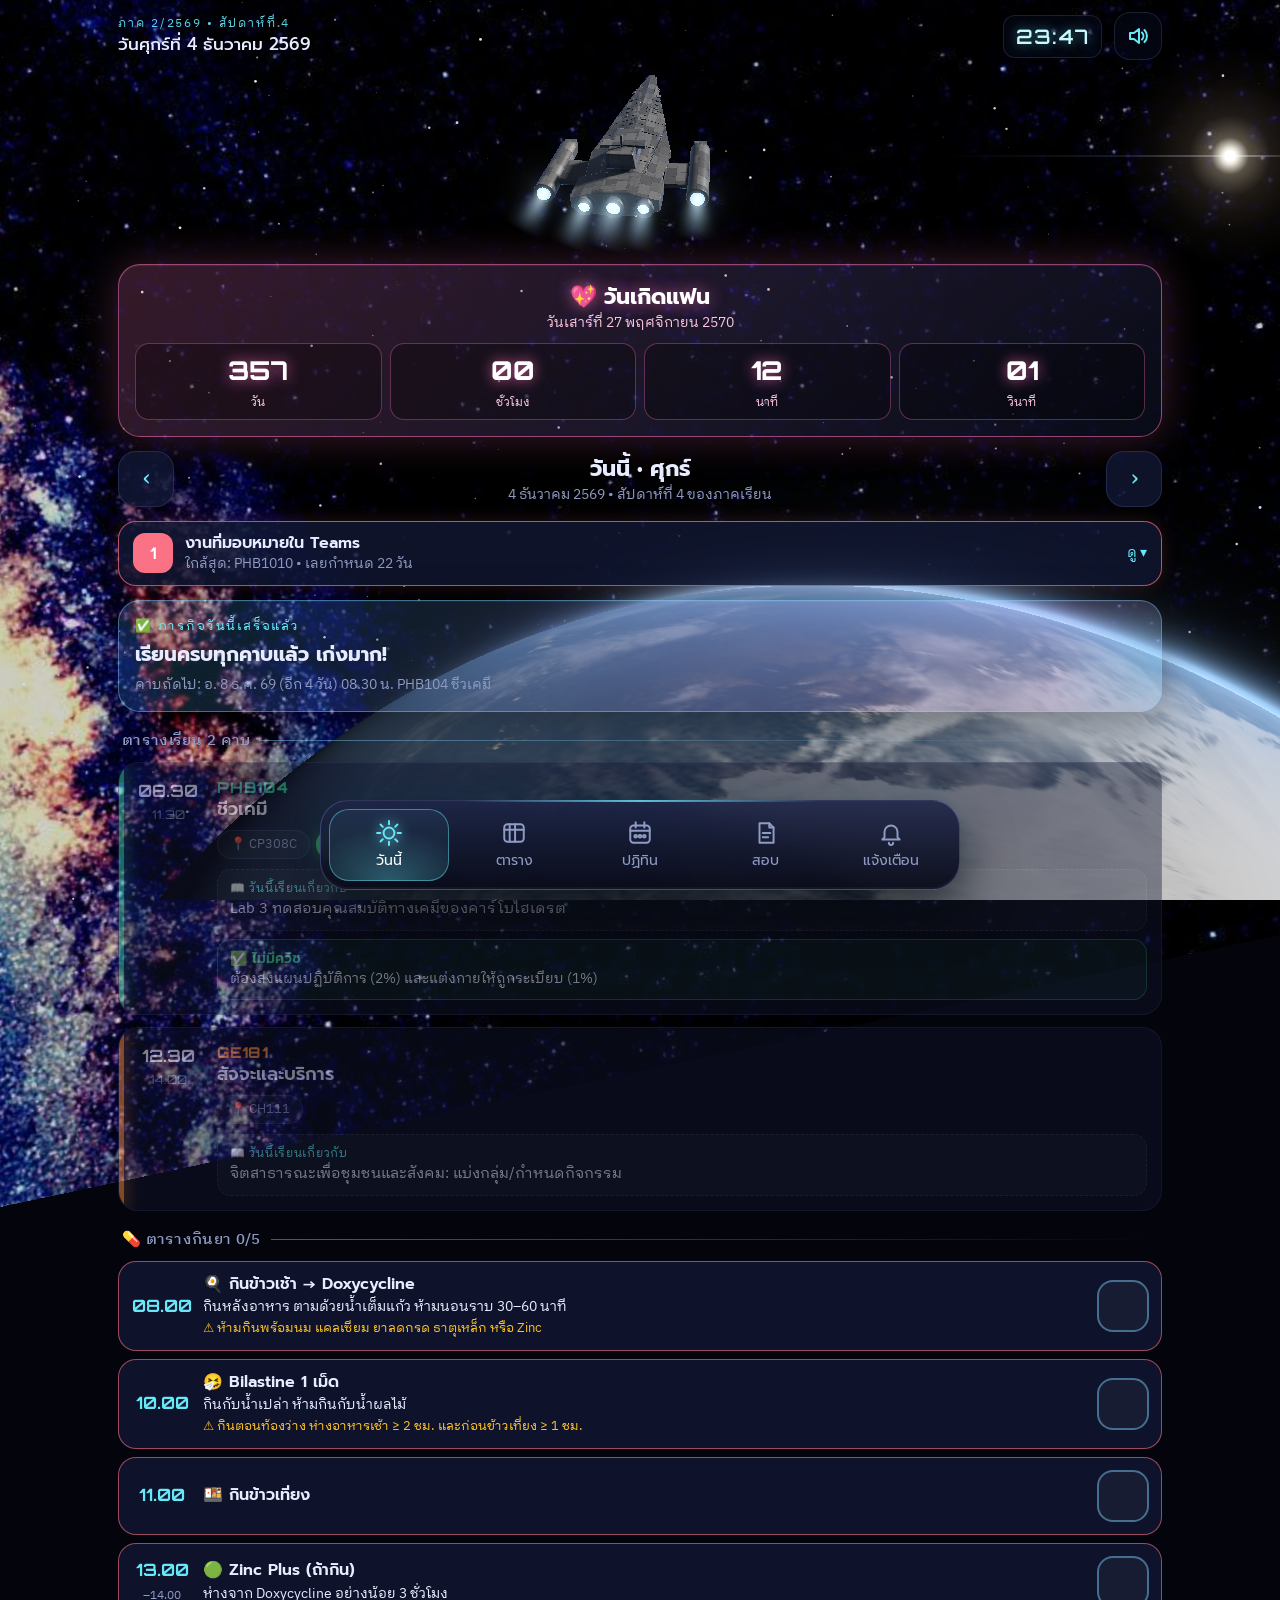
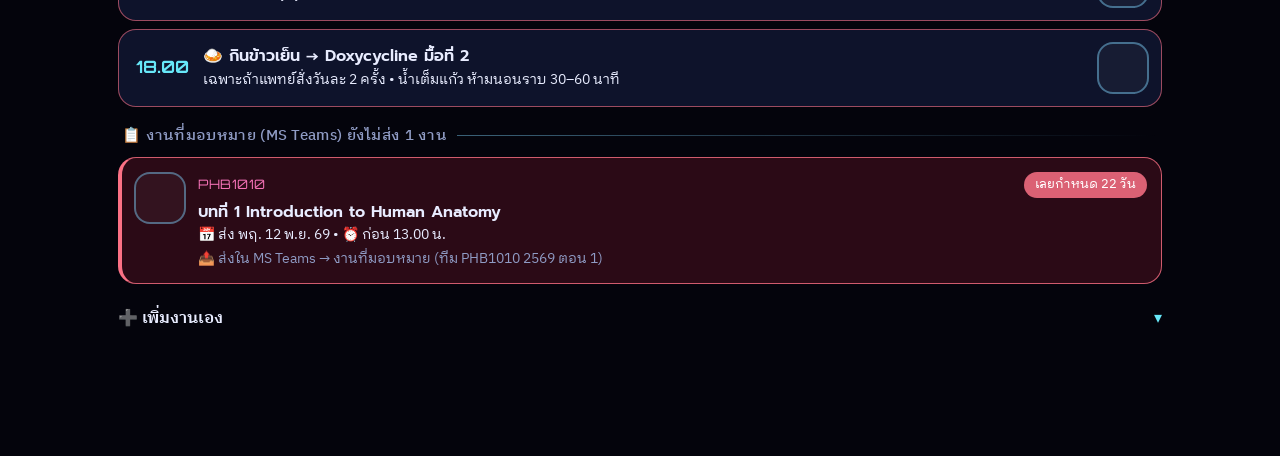
<file: index.html>
<!doctype html>
<html lang="th">
<head>
<meta charset="utf-8">
<meta name="viewport" content="width=device-width, initial-scale=1, viewport-fit=cover">
<title>ตารางเรียนอวกาศ</title>
<meta name="description" content="ตารางเรียน ภาค 2/2569 ธีมอวกาศ พร้อมแจ้งเตือนผ่าน ntfy">
<meta name="theme-color" content="#04040c">
<meta name="apple-mobile-web-app-capable" content="yes">
<meta name="mobile-web-app-capable" content="yes">
<meta name="apple-mobile-web-app-status-bar-style" content="black-translucent">
<meta name="apple-mobile-web-app-title" content="ตารางเรียน">
<link rel="apple-touch-icon" href="icons/icon-180.png">
<link rel="icon" href="icons/icon.svg" type="image/svg+xml">
<link rel="manifest" href="manifest.webmanifest">
<link rel="preconnect" href="https://fonts.googleapis.com">
<link rel="preconnect" href="https://fonts.gstatic.com" crossorigin>
<link href="https://fonts.googleapis.com/css2?family=IBM+Plex+Sans+Thai+Looped:wght@400;500;600&family=Orbitron:wght@600;800&family=Prompt:wght@500;700&display=swap" rel="stylesheet">
<link rel="stylesheet" href="css/style.css">
</head>
<body>
<div class="bg" aria-hidden="true"></div>
<canvas id="space" aria-hidden="true"></canvas>
<canvas id="planets" aria-hidden="true"></canvas>
<div class="sun" aria-hidden="true"></div>

<div class="app">
  <header class="hud">
    <div class="hud-left">
      <div class="hud-label" id="hudTerm">ภาค 2/2569</div>
      <div class="hud-date" id="hudDate">…</div>
    </div>
    <div class="hud-clock" id="hudClock">--:--</div>
    <button class="icon-btn" id="soundBtn" aria-label="เปิด/ปิดเสียง"></button>
  </header>

  <div class="ship-stage" aria-hidden="true">
    <canvas class="ship" id="ship"></canvas>
  </div>

  <main id="view" class="view" tabindex="-1"></main>

  <nav class="console" aria-label="เมนูหลัก">
    <button class="nav-btn" data-view="today"><span class="nav-ico"><svg viewBox="0 0 24 24"><circle cx="12" cy="12" r="5"/><path d="M12 1v3M12 20v3M1 12h3M20 12h3M4.2 4.2l2.1 2.1M17.7 17.7l2.1 2.1M4.2 19.8l2.1-2.1M17.7 6.3l2.1-2.1"/></svg></span><span>วันนี้</span></button>
    <button class="nav-btn" data-view="week"><span class="nav-ico"><svg viewBox="0 0 24 24"><rect x="3" y="4" width="18" height="16" rx="3"/><path d="M3 9h18M8 4v16M13 4v16"/></svg></span><span>ตาราง</span></button>
    <button class="nav-btn" data-view="month"><span class="nav-ico"><svg viewBox="0 0 24 24"><rect x="3" y="5" width="18" height="16" rx="3"/><path d="M3 10h18M8 2v5M16 2v5"/><circle cx="8" cy="15" r="1.2"/><circle cx="12" cy="15" r="1.2"/><circle cx="16" cy="15" r="1.2"/></svg></span><span>ปฏิทิน</span></button>
    <button class="nav-btn" data-view="exams"><span class="nav-ico"><svg viewBox="0 0 24 24"><path d="M6 3h9l4 4v14H6z"/><path d="M15 3v4h4M9 12h7M9 16h5"/></svg></span><span>สอบ</span></button>
    <button class="nav-btn" data-view="alerts"><span class="nav-ico"><svg viewBox="0 0 24 24"><path d="M6 16V11a6 6 0 0 1 12 0v5l2 2H4z"/><path d="M10 21a2 2 0 0 0 4 0"/></svg></span><span>แจ้งเตือน</span></button>
  </nav>
</div>
<script type="module" src="js/app.js"></script>
</body>
</html>
</file>
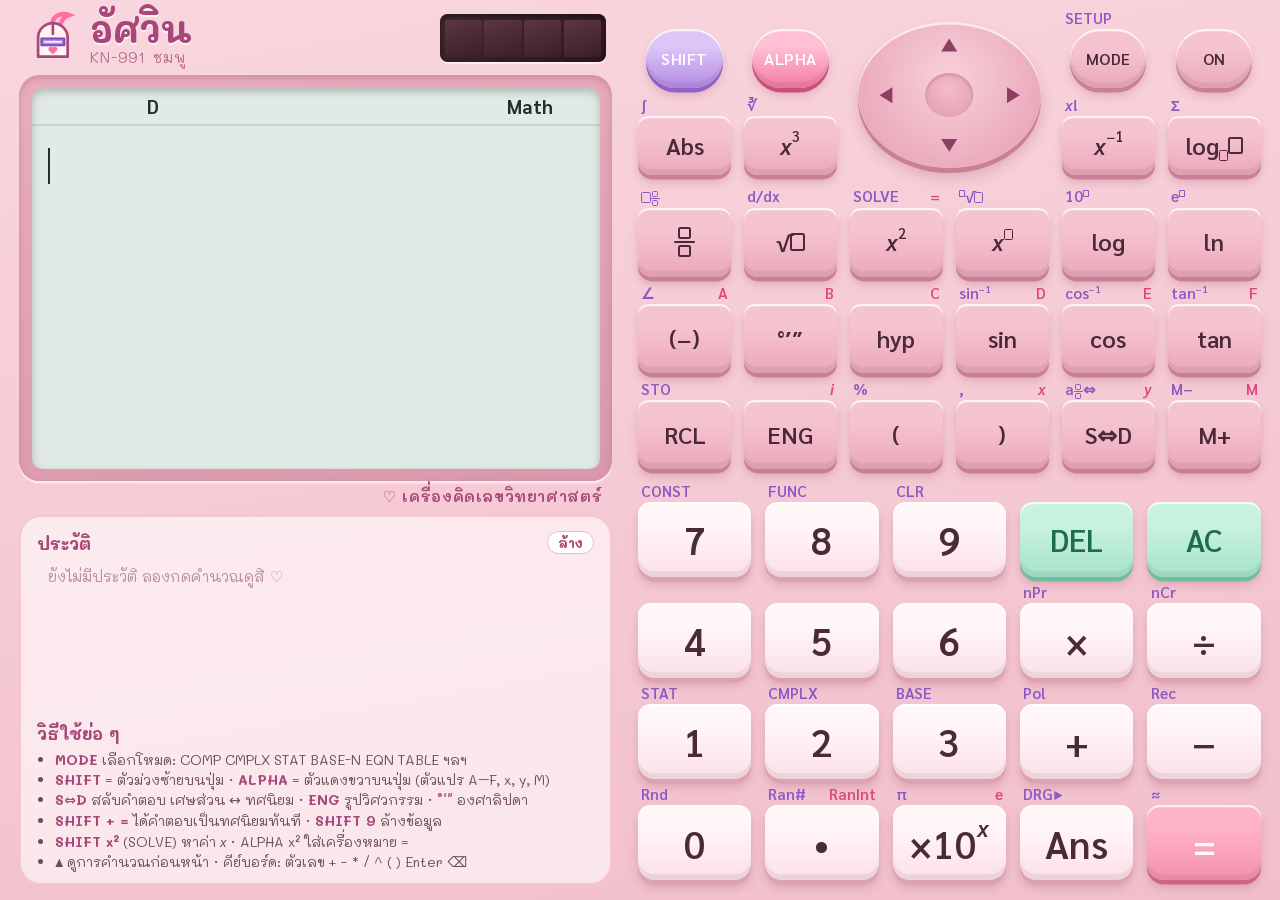
<file: calculator/index.html>
<!doctype html>
<html lang="th">
<head>
<meta charset="utf-8">
<meta name="viewport" content="width=device-width, initial-scale=1, maximum-scale=1, viewport-fit=cover">
<title>อัศวิน · เครื่องคิดเลขวิทยาศาสตร์</title>
<meta name="description" content="เครื่องคิดเลขวิทยาศาสตร์สีชมพู ภาษาไทย ใช้บนมือถือและไอแพด">
<meta name="theme-color" content="#f9d6de">
<meta name="apple-mobile-web-app-capable" content="yes">
<meta name="mobile-web-app-capable" content="yes">
<meta name="apple-mobile-web-app-status-bar-style" content="default">
<meta name="apple-mobile-web-app-title" content="อัศวิน">
<link rel="apple-touch-icon" href="icon-180.png">
<link rel="icon" href="icon.svg" type="image/svg+xml">
<link rel="manifest" href="manifest.webmanifest">
<link rel="preconnect" href="https://fonts.googleapis.com">
<link rel="preconnect" href="https://fonts.gstatic.com" crossorigin>
<link href="https://fonts.googleapis.com/css2?family=Mali:wght@500;600;700&family=Sarabun:ital,wght@0,400;0,600;1,400&display=swap" rel="stylesheet">
<link rel="stylesheet" href="calc.css?v=4">
</head>
<body>
<main class="calc" aria-label="เครื่องคิดเลข">
  <div class="left">
    <div class="top">
      <div class="logo">
        <svg class="knight" viewBox="0 0 40 40" aria-hidden="true">
          <path class="plume" d="M20 7c2-4 7-6 12-4-3 1-5 3-6 6"/>
          <path class="helm" d="M9 34V20a11 11 0 0 1 22 0v14z"/>
          <path class="visor" d="M11.5 20.5h17v5h-17z"/>
          <path class="slit" d="M14 23h12"/>
          <path class="crest" d="M20 9v8"/>
          <path class="heart" d="M20 32.2l-3.2-3a1.9 1.9 0 0 1 3.2-2 1.9 1.9 0 0 1 3.2 2z"/>
        </svg>
        <div class="brand"><b>อัศวิน</b><small>KN-991 ชมพู</small></div>
      </div>
      <div class="solar" aria-hidden="true"><i></i><i></i><i></i><i></i></div>
    </div>
    <div class="lcd-frame"><div id="lcd" class="lcd" aria-live="polite"></div></div>
    <div class="tagline">♡ เครื่องคิดเลขวิทยาศาสตร์</div>
    <aside class="side">
    <section>
      <h2>ประวัติ <button id="clearHist" type="button">ล้าง</button></h2>
      <ul id="histList" class="hist"></ul>
    </section>
    <section class="guide">
      <h2>วิธีใช้ย่อ ๆ</h2>
      <ul>
        <li><b>MODE</b> เลือกโหมด: COMP CMPLX STAT BASE-N EQN TABLE ฯลฯ</li>
        <li><b>SHIFT</b> = ตัวม่วงซ้ายบนปุ่ม · <b>ALPHA</b> = ตัวแดงขวาบนปุ่ม (ตัวแปร A–F, x, y, M)</li>
        <li><b>S⇔D</b> สลับคำตอบ เศษส่วน ↔ ทศนิยม · <b>ENG</b> รูปวิศวกรรม · <b>°′″</b> องศาลิปดา</li>
        <li><b>SHIFT + =</b> ได้คำตอบเป็นทศนิยมทันที · <b>SHIFT 9</b> ล้างข้อมูล</li>
        <li><b>SHIFT x²</b> (SOLVE) หาค่า <i>x</i> · ALPHA x² ใส่เครื่องหมาย =</li>
        <li>▲ ดูการคำนวณก่อนหน้า · คีย์บอร์ด: ตัวเลข + − * / ^ ( ) Enter ⌫</li>
      </ul>
    </section>
  </aside>
  </div>
  <div class="right">
    <div class="ctrl">
      <div class="kw rk shiftk"><span class="sl"><span class="s"></span><span class="al"></span></span><button class="key" data-k="shift" aria-label="shift"><span class="kl">SHIFT</span></button></div><div class="kw rk alphak"><span class="sl"><span class="s"></span><span class="al"></span></span><button class="key" data-k="alpha" aria-label="alpha"><span class="kl">ALPHA</span></button></div>
      <div class="pad" role="group" aria-label="ปุ่มลูกศร">
        <button class="pk pu" data-k="up" aria-label="ขึ้น"><svg viewBox="0 0 24 24"><path d="M12 6l5 8H7z"/></svg></button>
        <button class="pk pl" data-k="left" aria-label="ซ้าย"><svg viewBox="0 0 24 24"><path d="M6 12l8-5v10z"/></svg></button>
        <button class="pk pr" data-k="right" aria-label="ขวา"><svg viewBox="0 0 24 24"><path d="M18 12l-8-5v10z"/></svg></button>
        <button class="pk pd" data-k="down" aria-label="ลง"><svg viewBox="0 0 24 24"><path d="M12 18l5-8H7z"/></svg></button>
        <span class="pcenter"></span>
      </div>
      <div class="kw rk"><span class="sl"><span class="s">SETUP</span><span class="al"></span></span><button class="key" data-k="mode" aria-label="mode"><span class="kl">MODE</span></button></div><div class="kw rk"><span class="sl"><span class="s"></span><span class="al"></span></span><button class="key" data-k="on" aria-label="on"><span class="kl">ON</span></button></div>
      <div class="kw f r2"><span class="sl"><span class="s">∫</span><span class="al"></span></span><button class="key" data-k="abs" aria-label="abs"><span class="kl">Abs</span></button></div><div class="kw f r2"><span class="sl"><span class="s">∛</span><span class="al"></span></span><button class="key" data-k="cube" aria-label="cube"><span class="kl"><i>x</i><sup>3</sup></span></button></div><div class="kw f r2"><span class="sl"><span class="s"><i>x</i>!</span><span class="al"></span></span><button class="key" data-k="inv" aria-label="inv"><span class="kl"><i>x</i><sup>−1</sup></span></button></div><div class="kw f r2"><span class="sl"><span class="s">Σ</span><span class="al"></span></span><button class="key" data-k="logb" aria-label="logb"><span class="kl">log<sub><span class="bx"></span></sub><span class="bx"></span></span></button></div>
    </div>
    <div class="fn"><div class="kw f"><span class="sl"><span class="s"><span class="bx"></span><span class="kfrac sm"><span class="bx"></span><span class="bar"></span><span class="bx"></span></span></span><span class="al"></span></span><button class="key" data-k="frac" aria-label="frac"><span class="kl"><span class="kfrac"><span class="bx"></span><span class="bar"></span><span class="bx"></span></span></span></button></div><div class="kw f"><span class="sl"><span class="s">d/dx</span><span class="al"></span></span><button class="key" data-k="sqrt" aria-label="sqrt"><span class="kl">√<span class="bx"></span></span></button></div><div class="kw f"><span class="sl"><span class="s">SOLVE</span><span class="al">=</span></span><button class="key" data-k="sq" aria-label="sq"><span class="kl"><i>x</i><sup>2</sup></span></button></div><div class="kw f"><span class="sl"><span class="s"><sup><span class="bx"></span></sup>√<span class="bx"></span></span><span class="al"></span></span><button class="key" data-k="pow" aria-label="pow"><span class="kl"><i>x</i><sup><span class="bx"></span></sup></span></button></div><div class="kw f"><span class="sl"><span class="s">10<sup><span class="bx"></span></sup></span><span class="al"></span></span><button class="key" data-k="log" aria-label="log"><span class="kl">log</span></button></div><div class="kw f"><span class="sl"><span class="s">e<sup><span class="bx"></span></sup></span><span class="al"></span></span><button class="key" data-k="ln" aria-label="ln"><span class="kl">ln</span></button></div><div class="kw f"><span class="sl"><span class="s">∠</span><span class="al">A</span></span><button class="key" data-k="neg" aria-label="neg"><span class="kl">(−)</span></button></div><div class="kw f"><span class="sl"><span class="s"></span><span class="al">B</span></span><button class="key" data-k="dms" aria-label="dms"><span class="kl">°′″</span></button></div><div class="kw f"><span class="sl"><span class="s"></span><span class="al">C</span></span><button class="key" data-k="hyp" aria-label="hyp"><span class="kl">hyp</span></button></div><div class="kw f"><span class="sl"><span class="s">sin<sup>−1</sup></span><span class="al">D</span></span><button class="key" data-k="sin" aria-label="sin"><span class="kl">sin</span></button></div><div class="kw f"><span class="sl"><span class="s">cos<sup>−1</sup></span><span class="al">E</span></span><button class="key" data-k="cos" aria-label="cos"><span class="kl">cos</span></button></div><div class="kw f"><span class="sl"><span class="s">tan<sup>−1</sup></span><span class="al">F</span></span><button class="key" data-k="tan" aria-label="tan"><span class="kl">tan</span></button></div><div class="kw f"><span class="sl"><span class="s">STO</span><span class="al"></span></span><button class="key" data-k="rcl" aria-label="rcl"><span class="kl">RCL</span></button></div><div class="kw f"><span class="sl"><span class="s"></span><span class="al"><i>i</i></span></span><button class="key" data-k="eng" aria-label="eng"><span class="kl">ENG</span></button></div><div class="kw f"><span class="sl"><span class="s">%</span><span class="al"></span></span><button class="key" data-k="lp" aria-label="lp"><span class="kl">(</span></button></div><div class="kw f"><span class="sl"><span class="s">,</span><span class="al"><i>x</i></span></span><button class="key" data-k="rp" aria-label="rp"><span class="kl">)</span></button></div><div class="kw f"><span class="sl"><span class="s">a<span class="kfrac sm"><span class="bx"></span><span class="bar"></span><span class="bx"></span></span>⇔</span><span class="al"> <i>y</i></span></span><button class="key" data-k="sd" aria-label="sd"><span class="kl">S⇔D</span></button></div><div class="kw f"><span class="sl"><span class="s">M−</span><span class="al">M</span></span><button class="key" data-k="mplus" aria-label="mplus"><span class="kl">M+</span></button></div></div>
    <div class="numpad"><div class="kw n "><span class="sl"><span class="s">CONST</span><span class="al"></span></span><button class="key" data-k="7" aria-label="7"><span class="kl">7</span></button></div><div class="kw n "><span class="sl"><span class="s">FUNC</span><span class="al"></span></span><button class="key" data-k="8" aria-label="8"><span class="kl">8</span></button></div><div class="kw n "><span class="sl"><span class="s">CLR</span><span class="al"></span></span><button class="key" data-k="9" aria-label="9"><span class="kl">9</span></button></div><div class="kw n dk"><span class="sl"><span class="s"></span><span class="al"></span></span><button class="key" data-k="del" aria-label="del"><span class="kl">DEL</span></button></div><div class="kw n dk"><span class="sl"><span class="s"></span><span class="al"></span></span><button class="key" data-k="ac" aria-label="ac"><span class="kl">AC</span></button></div><div class="kw n "><span class="sl"><span class="s"></span><span class="al"></span></span><button class="key" data-k="4" aria-label="4"><span class="kl">4</span></button></div><div class="kw n "><span class="sl"><span class="s"></span><span class="al"></span></span><button class="key" data-k="5" aria-label="5"><span class="kl">5</span></button></div><div class="kw n "><span class="sl"><span class="s"></span><span class="al"></span></span><button class="key" data-k="6" aria-label="6"><span class="kl">6</span></button></div><div class="kw n "><span class="sl"><span class="s">nPr</span><span class="al"></span></span><button class="key" data-k="mul" aria-label="mul"><span class="kl">×</span></button></div><div class="kw n "><span class="sl"><span class="s">nCr</span><span class="al"></span></span><button class="key" data-k="div" aria-label="div"><span class="kl">÷</span></button></div><div class="kw n "><span class="sl"><span class="s">STAT</span><span class="al"></span></span><button class="key" data-k="1" aria-label="1"><span class="kl">1</span></button></div><div class="kw n "><span class="sl"><span class="s">CMPLX</span><span class="al"></span></span><button class="key" data-k="2" aria-label="2"><span class="kl">2</span></button></div><div class="kw n "><span class="sl"><span class="s">BASE</span><span class="al"></span></span><button class="key" data-k="3" aria-label="3"><span class="kl">3</span></button></div><div class="kw n "><span class="sl"><span class="s">Pol</span><span class="al"></span></span><button class="key" data-k="add" aria-label="add"><span class="kl">+</span></button></div><div class="kw n "><span class="sl"><span class="s">Rec</span><span class="al"></span></span><button class="key" data-k="sub" aria-label="sub"><span class="kl">−</span></button></div><div class="kw n "><span class="sl"><span class="s">Rnd</span><span class="al"></span></span><button class="key" data-k="0" aria-label="0"><span class="kl">0</span></button></div><div class="kw n "><span class="sl"><span class="s">Ran#</span><span class="al">RanInt</span></span><button class="key" data-k="dot" aria-label="dot"><span class="kl">•</span></button></div><div class="kw n "><span class="sl"><span class="s">π</span><span class="al">e</span></span><button class="key" data-k="exp" aria-label="exp"><span class="kl">×10<sup><i>x</i></sup></span></button></div><div class="kw n "><span class="sl"><span class="s">DRG▶</span><span class="al"></span></span><button class="key" data-k="ans" aria-label="ans"><span class="kl">Ans</span></button></div><div class="kw n exe"><span class="sl"><span class="s">≈</span><span class="al"></span></span><button class="key" data-k="exe" aria-label="exe"><span class="kl">=</span></button></div></div>
  </div>
</main>
<script type="module" src="app.js?v=4"></script>
</body>
</html>
</file>
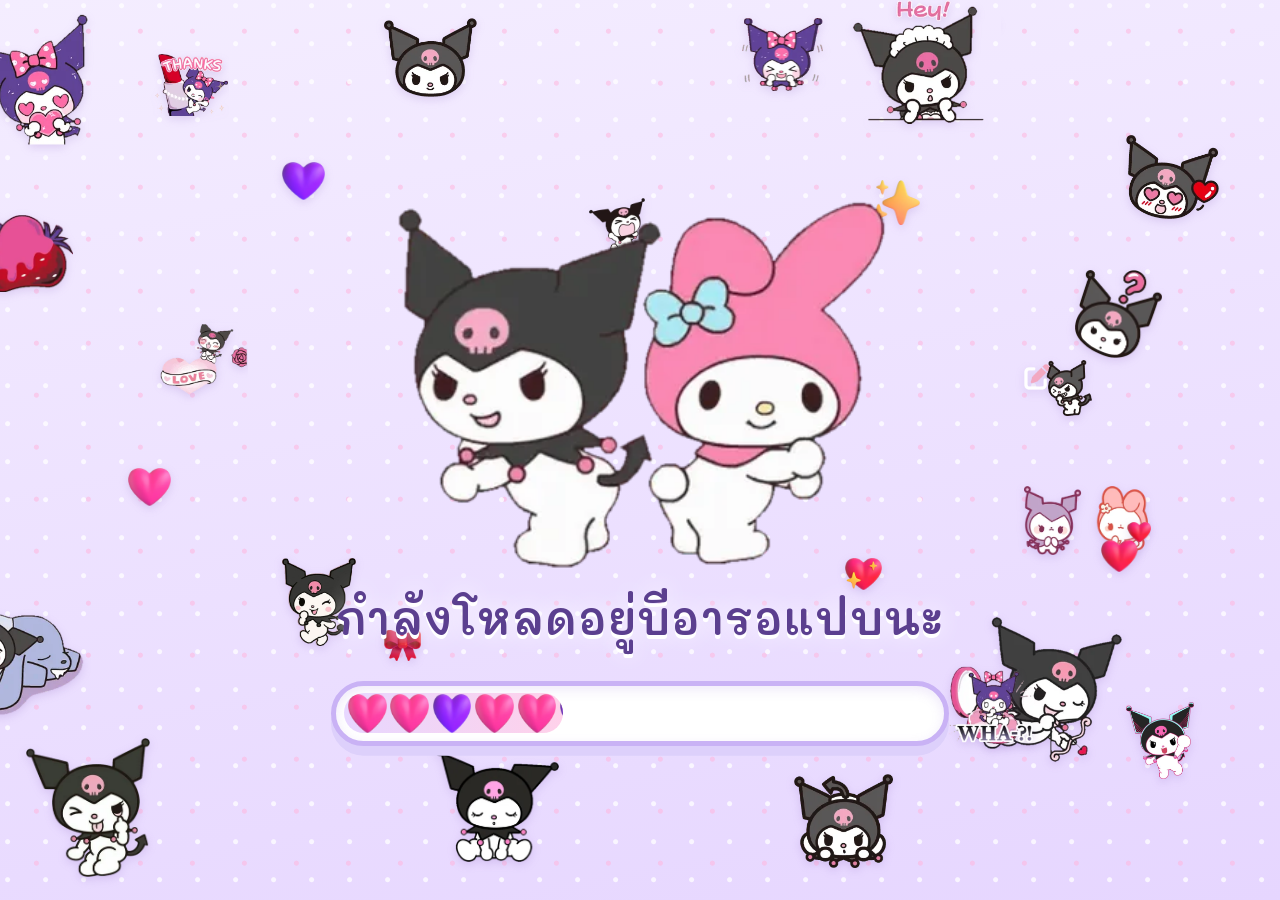
<file: hbd-thjnxhpik6rpat79gj/index.html>
<!doctype html>
<html lang="th">
<head>
<meta charset="utf-8">
<meta name="viewport" content="width=device-width,initial-scale=1,maximum-scale=1,user-scalable=no,viewport-fit=cover">
<meta name="color-scheme" content="light only">
<meta name="theme-color" content="#e9dcff">
<meta name="robots" content="noindex,nofollow">
<title>สำหรับบีอา 💜</title>
<link rel="icon" href="a/e-purple_heart.webp">
<style>
@font-face{font-family:"Mali";font-weight:600;src:url(a/mali-thai-600.woff2) format("woff2");unicode-range:U+0E01-0E5B,U+200C-200D,U+25CC;font-display:block}
@font-face{font-family:"Mali";font-weight:600;src:url(a/mali-latin-600.woff2) format("woff2");unicode-range:U+0000-00FF,U+2000-206F;font-display:block}
@font-face{font-family:"Mali";font-weight:700;src:url(a/mali-thai-700.woff2) format("woff2");unicode-range:U+0E01-0E5B,U+200C-200D,U+25CC;font-display:block}
@font-face{font-family:"Mali";font-weight:700;src:url(a/mali-latin-700.woff2) format("woff2");unicode-range:U+0000-00FF,U+2000-206F;font-display:block}
:root{
  --bg1:#f4edff;--bg2:#e6d6ff;--ink:#5b3f8f;--ink2:#7d5fb8;--pink:#ff8fc7;--pink2:#ffc2e2;
  --lav:#c9b2f5;--lav2:#ddd0fb;--white:#fffdfd;color-scheme:light only;
}
*{box-sizing:border-box;-webkit-tap-highlight-color:transparent}
html,body{margin:0;height:100%;overflow:hidden;background:var(--bg1)}
body{font-family:"Mali",sans-serif;font-weight:600;color:var(--ink);-webkit-user-select:none;user-select:none;-webkit-touch-callout:none;touch-action:manipulation}
img{-webkit-user-drag:none;user-select:none;pointer-events:none}
.scene{position:fixed;inset:0;display:flex;flex-direction:column;align-items:center;justify-content:center;opacity:0;visibility:hidden;transition:opacity .8s ease,visibility 0s linear .8s;overflow:hidden}
.scene.on{opacity:1;visibility:visible;transition:opacity .8s ease}
.bgdots{background:
  radial-gradient(circle at 20% 15%,rgba(255,255,255,.75) 0 2px,transparent 3px) 0 0/38px 38px,
  radial-gradient(circle at 70% 60%,rgba(255,182,222,.55) 0 2px,transparent 3px) 0 0/52px 52px,
  linear-gradient(170deg,var(--bg1),var(--bg2))}
.deco{position:absolute;z-index:1;pointer-events:none;animation:bob 3.2s ease-in-out infinite;filter:drop-shadow(0 3px 4px rgba(120,80,180,.18))}
.deco img{width:100%;height:auto;display:block}
@keyframes bob{0%,100%{transform:translateY(0) rotate(var(--r,0deg))}50%{transform:translateY(-7px) rotate(calc(var(--r,0deg) + 3deg))}}
.mid{position:relative;z-index:3;display:flex;flex-direction:column;align-items:center}

/* All centre content is designed at phone size (px) and scaled to each screen with `zoom` from JS (fitAll). */
/* 1 loading */
#load .dancer{width:270px;height:215px;display:flex;align-items:flex-end;justify-content:center}
#load .dancer img{width:100%;height:auto}
#load .msg{margin-top:10px;font-size:23px;text-align:center;letter-spacing:.5px;color:var(--ink);text-shadow:0 2px 0 #fff,0 0 12px #fff;white-space:nowrap}
.bar{margin-top:18px;width:320px;height:34px;border-radius:999px;background:#fff;border:3px solid var(--lav);box-shadow:0 5px 0 var(--lav2),inset 0 2px 6px rgba(150,110,220,.15);padding:4px;overflow:hidden}
.bar .fill{height:100%;width:0;border-radius:999px;background:linear-gradient(90deg,#e7d7ff,#ffd1ea);overflow:hidden;white-space:nowrap;display:flex;align-items:center;gap:2px;padding-left:2px}
.bar .fill img{height:20px;width:20px;flex:none;animation:beat 1s ease-in-out infinite}
.bar .fill img:nth-child(2n){animation-delay:.25s}
#load .msg.done{color:#e0559b;animation:yay .5s cubic-bezier(.3,1.7,.5,1)}
@keyframes yay{0%{transform:scale(.6)}100%{transform:scale(1)}}
@keyframes beat{0%,100%{transform:scale(1)}50%{transform:scale(1.18)}}

/* 2 envelope */
#env{background:radial-gradient(circle at 50% 45%,#fffaf3 0,#f6efff 55%,#e9dcff 100%)}
#env .envwrap{position:relative;z-index:3;width:290px;cursor:pointer;animation:wig 2.6s ease-in-out infinite;transition:transform .5s;transform-origin:50% 60%}
#env .envwrap img{width:100%;display:block;filter:drop-shadow(0 10px 14px rgba(120,80,170,.25))}
#env .envwrap .open{position:absolute;inset:0;opacity:0}
#env.opened .envwrap{animation:none;transform:scale(1.08)}
#env.opened .envwrap .open{opacity:1}
#env.opened .envwrap .closed{opacity:0}
@keyframes wig{0%,38%,100%{transform:rotate(0) translateY(0) scale(1)}44%{transform:rotate(-7deg) translateY(-4px) scale(1.04)}50%{transform:rotate(7deg) translateY(-10px) scale(1.06)}56%{transform:rotate(-6deg) translateY(-4px) scale(1.04)}62%{transform:rotate(5deg) translateY(-8px) scale(1.05)}68%{transform:rotate(-3deg) translateY(0) scale(1.02)}76%{transform:rotate(2deg) translateY(-3px) scale(1.01)}84%{transform:rotate(0) translateY(0) scale(1)}}
.hint{position:relative;z-index:3;margin-top:24px;font-size:21px;color:var(--ink2);background:#fff;border:2px solid var(--lav2);padding:8px 20px;border-radius:999px;box-shadow:0 4px 0 var(--lav2);animation:pulse 1.6s ease-in-out infinite;transition:opacity .4s}
@keyframes pulse{0%,100%{transform:scale(1)}50%{transform:scale(1.06)}}
#flowers{position:absolute;inset:0;z-index:5;pointer-events:none;overflow:hidden;contain:strict}
#flowers::before{content:"";position:absolute;inset:0;opacity:0;transition:opacity .35s;background:
  radial-gradient(circle at 20% 25%,#f6c9b9 0,transparent 45%),radial-gradient(circle at 80% 20%,#f3d7a8 0,transparent 45%),
  radial-gradient(circle at 70% 75%,#f2b6c4 0,transparent 50%),radial-gradient(circle at 25% 80%,#e9c3d8 0,transparent 50%),#f4cdbd}
#env.covered #flowers::before{opacity:1}
#env.falling #flowers::before{opacity:0;transition:opacity .5s}
#flowers img{position:absolute;left:50%;top:50%;transform:translate(-50%,-50%) scale(0);backface-visibility:hidden}
#env.covered .deco{visibility:hidden}
#env.falling .deco{visibility:visible}
#env .nextwrap{position:absolute;inset:0;z-index:4;display:flex;align-items:center;justify-content:center;pointer-events:none}
#env.covered .mid{opacity:0}
#env .next{font-size:20px;padding:13px 26px 13px 52px}
#env .next{margin:0}
#env.bloomed .next{opacity:1;transform:scale(1);pointer-events:auto;animation:pulse 1.5s ease-in-out .6s infinite}

/* 3 question */
#ask{background:
  linear-gradient(90deg,rgba(201,178,245,.55) 50%,transparent 50%) 0 0/44px 44px,
  linear-gradient(rgba(201,178,245,.55) 50%,transparent 50%) 0 0/44px 44px,#f8f3ff}
.qcard{position:relative;z-index:3;width:320px;background:var(--white);border-radius:22px;padding:22px 16px 24px;box-shadow:0 10px 0 #e2d4fb,0 18px 30px rgba(110,70,170,.22);text-align:center;border:3px solid #efe6ff}
.qcard .pic{width:170px;height:170px;margin:0 auto;display:flex;align-items:center;justify-content:center}
.qcard .pic img{max-width:100%;max-height:100%}
.qcard .q{margin:10px 0 16px;font-size:24px;line-height:1.5;color:#e0559b;min-height:1.4em;white-space:nowrap}
.qcard .q.yes{font-size:21px}
.qcard .btns{display:flex;justify-content:center;align-items:center;gap:12px;min-height:84px}
.qcard .go{margin-top:6px}
.qcard .go:not(.show){display:none}
/* iPad / landscape: big side-by-side question card */
#ask.wide .qcard{width:600px;display:grid;grid-template-columns:250px 1fr;grid-template-rows:1fr auto 1fr;column-gap:14px;padding:26px 22px;align-items:center}
#ask.wide .qcard .pic{grid-row:1/4;width:250px;height:250px}
#ask.wide .qcard .q{grid-column:2;grid-row:2;margin:0 0 14px;font-size:27px}
#ask.wide .qcard .q.yes{font-size:22px}
#ask.wide .qcard .q{align-self:end}
#ask.wide .qcard .btns,#ask.wide .qcard .go{grid-column:2;grid-row:3;align-self:start;justify-self:center}
#ask.wide .love{font-size:24px;padding:13px 30px}
#ask.wide .no{font-size:22px;padding:12px 28px}
.deco.wx{display:none}
#ask.wide .deco.wx,.scene.wide .deco.wx{display:block}
.btn{font-family:inherit;font-weight:700;border:none;border-radius:999px;cursor:pointer;color:#fff;letter-spacing:1px;transition:transform .25s,font-size .25s,padding .25s;-webkit-appearance:none;white-space:nowrap}
.love{background:linear-gradient(180deg,#b78cff,#9a6af2);box-shadow:0 5px 0 #7a4fd0;font-size:20px;padding:10px 22px}
.no{background:linear-gradient(180deg,#ff8db3,#f2638f);box-shadow:0 5px 0 #cc4670;font-size:18px;padding:9px 20px}
.btn:active{transform:translateY(3px)}
.go{font-family:inherit;font-weight:700;margin-top:24px;position:relative;z-index:4;border:3px solid #fff;background:linear-gradient(180deg,#ffb3d9,#c99bff);color:#fff;font-size:25px;padding:12px 34px 12px 56px;border-radius:999px;box-shadow:0 6px 0 #a67ee6,0 12px 22px rgba(140,90,210,.3);cursor:pointer;text-shadow:0 2px 0 rgba(120,60,170,.35);opacity:0;transform:scale(.6);pointer-events:none;transition:opacity .5s,transform .5s cubic-bezier(.3,1.6,.5,1);white-space:nowrap}
.go img{position:absolute;left:12px;top:50%;width:34px;transform:translateY(-50%)}
.go.show{opacity:1;transform:scale(1);pointer-events:auto;animation:pulse 1.5s ease-in-out .6s infinite}
.pop{position:fixed;z-index:6;width:28px;pointer-events:none;animation:popup 1.6s ease-out forwards}
@keyframes popup{0%{transform:translate(0,0) scale(.3);opacity:1}100%{transform:translate(var(--dx),var(--dy)) scale(1.1) rotate(var(--rot));opacity:0}}

/* 4 card: wide screens = open left/right; tall phones = top-fold card (left side on top) */
#card .stage{position:relative;z-index:3;perspective:1600px;display:flex;flex-direction:column;align-items:center}
.book{position:relative;width:720px;display:flex;transform-style:preserve-3d;transform:translateX(-25%);transition:transform var(--open) var(--ease);will-change:transform}
.book.open{transform:none}
#card{--open:3.2s;--ease:cubic-bezier(.42,0,.2,1)}.book{position:relative;width:720px;display:flex;transform-style:preserve-3d}
.page{position:relative;flex:1;min-width:0;background:#fffdfa;border-radius:16px;box-shadow:0 10px 26px rgba(110,70,170,.22);overflow:hidden;
  background-image:radial-gradient(circle at 12px 12px,#efe5ff 0 3px,transparent 4px);background-size:28px 28px}
.page::before{content:"";position:absolute;inset:9px;border:2px dashed #dccbfb;border-radius:12px;pointer-events:none}
.left{display:flex;flex-direction:column;justify-content:space-between;padding:28px 18px 14px;min-height:430px;border-radius:16px 4px 4px 16px}
.left .txt{font-size:18px;line-height:1.75;color:#6a43a8;text-align:center;margin-top:6px}
.left .txt .hb{display:block;font-weight:700;font-size:30px;color:#e0559b;margin-bottom:8px}
.left .lbottom{display:flex;align-items:flex-end;justify-content:flex-start;gap:4px}
.left .lbottom .k{width:150px}
.left .lbottom .h{width:54px;margin-bottom:12px;animation:beat 1.2s infinite}
.left .lbottom .h2{width:38px}
.right{display:flex;align-items:center;justify-content:center;padding:34px 18px;min-height:430px;border-radius:4px 16px 16px 4px}
.photo{position:relative;z-index:2;background:#fff;padding:10px 10px 34px;border-radius:6px;box-shadow:0 8px 18px rgba(90,50,140,.25);transform:rotate(-3deg);width:92%}
.photo img{width:100%;display:block;border-radius:3px}
.photo .tape{position:absolute;top:-12px;left:50%;width:84px;height:24px;transform:translateX(-50%) rotate(4deg);background:rgba(214,190,255,.8);border-radius:3px}
.photo .cap{position:absolute;bottom:6px;left:0;right:0;text-align:center;font-size:18px;color:#9a6af2}
.right .rd{position:absolute;z-index:3;width:84px}
.right .rd.sm{width:64px}
.leaf{position:relative;flex:1;min-width:0;z-index:5;cursor:pointer;transform-style:preserve-3d;-webkit-transform-style:preserve-3d;transform-origin:right center;transform:rotateY(180deg);transition:transform var(--open) var(--ease);will-change:transform}
.book.open .leaf{transform:rotateY(0deg);cursor:default}
.leaf .page.left{height:100%;backface-visibility:hidden;-webkit-backface-visibility:hidden}
.page.right{transform:translateZ(-1px)}
.coverface{position:absolute;inset:0;border-radius:16px;overflow:hidden;backface-visibility:hidden;-webkit-backface-visibility:hidden;transform:rotateY(180deg);background:linear-gradient(160deg,#b995f5,#e9a8d8);display:flex;flex-direction:column;align-items:center;justify-content:center;gap:6px;box-shadow:0 12px 28px rgba(110,70,170,.3)}
.coverface::before{content:"";position:absolute;inset:10px;border:2px dashed rgba(255,255,255,.7);border-radius:12px}
.coverface .t{font-weight:700;font-size:42px;color:#fff;text-shadow:0 3px 0 #8a5fd0,0 0 14px rgba(110,60,180,.35);text-align:center;line-height:1.15}
.coverface img.k{width:170px}
.coverface .tap{font-size:19px;color:#7d4fd0;background:#fff;padding:7px 18px;border-radius:999px;box-shadow:0 4px 0 #d9c3fb;animation:pulse 1.6s infinite}
.confetti{position:fixed;top:-40px;z-index:20;pointer-events:none;animation:fall linear forwards}
@keyframes fall{to{transform:translateY(115vh) rotate(var(--rot))}}
/* tall phone layout */
.stack .book{flex-direction:column;width:340px;transform:translateY(-25%)}
.stack .book.open{transform:none}
.stack .leaf,.stack .page.right{flex:none;height:330px}
.stack .left{border-radius:16px 16px 4px 4px;min-height:0;padding:24px 14px 14px}
.stack .left .txt{font-size:16.5px;line-height:1.6}
.left .txt .ln{display:block;white-space:nowrap}
.left .txt .sign{text-align:right;margin-top:4px;color:#e0559b;font-weight:700}
.stack .left .lbottom .k{width:118px}
.stack .right{border-radius:4px 4px 16px 16px;min-height:0;padding:22px 14px 26px}
.stack .photo{width:88%}
.stack .leaf{transform-origin:center bottom;transform:rotateX(-180deg)}
.stack .book.open .leaf{transform:rotateX(0deg)}
.stack .coverface{transform:rotateX(180deg)}
.stack .coverface .t{font-size:38px}
.stack .coverface img.k{width:150px}
@media (prefers-reduced-motion:reduce){.deco{animation:none}}

/* tap paw prints + button press */
.paw{position:fixed;left:0;top:0;width:34px;height:34px;margin:-17px 0 0 -17px;pointer-events:none;z-index:9999;
 background:url("data:image/svg+xml,%3Csvg xmlns='http://www.w3.org/2000/svg' viewBox='0 0 64 64'%3E%3Cg fill='%23e0559b' stroke='%23fff' stroke-width='3'%3E%3Cellipse cx='32' cy='42' rx='15' ry='12.5'/%3E%3Cellipse cx='13' cy='26' rx='6.5' ry='8.5' transform='rotate(-20 13 26)'/%3E%3Cellipse cx='25' cy='15' rx='6.5' ry='8.5' transform='rotate(-6 25 15)'/%3E%3Cellipse cx='39' cy='15' rx='6.5' ry='8.5' transform='rotate(6 39 15)'/%3E%3Cellipse cx='51' cy='26' rx='6.5' ry='8.5' transform='rotate(20 51 26)'/%3E%3C/g%3E%3C/svg%3E") center/contain no-repeat;
 animation:pawpop .9s ease-out forwards;will-change:transform,opacity}
.paw.s{width:20px;height:20px;margin:-10px 0 0 -10px;animation-duration:.8s}
@keyframes pawpop{0%{opacity:0;scale:.3}18%{opacity:1;scale:1.15}35%{scale:1}70%{opacity:1}100%{opacity:0;scale:.9;translate:0 -14px}}
.press{animation:press .42s cubic-bezier(.3,1.6,.5,1)}
@keyframes press{0%{scale:1}30%{scale:.86}65%{scale:1.08}100%{scale:1}}
</style>

</head>
<body>
<audio id="song" src="a/song.mp3" preload="auto" loop playsinline></audio>

<!-- 1. loading -->
<section id="load" class="scene bgdots on">
  <div class="mid fit" data-w="350" data-h="420">
    <div class="dancer"><img src="a/k-dance.webp" alt=""></div>
    <div class="msg">กำลังโหลดอยู่บีอารอแปบนะ</div>
    <div class="bar"><div class="fill" id="fill"></div></div>
  </div>
</section>

<!-- 2. envelope + flowers -->
<section id="env" class="scene">
  <div class="mid fit" data-w="320" data-h="420">
    <div class="envwrap" id="envBtn">
      <img class="closed" src="a/envelope-closed.webp" alt="">
      <img class="open" src="a/envelope-opened.webp" alt="">
    </div>
  </div>
  <div id="flowers"></div>
  <div class="nextwrap"><div class="fit" data-w="350" data-h="420"><button class="go next" id="envNext"><img src="a/e-love_letter.webp" alt="">ถ้าบีอาพร้อมแล้วกดได้เลย</button></div></div>
</section>

<!-- 3. do you love me -->
<section id="ask" class="scene">
  <div class="mid fit" id="askfit" data-w="340" data-h="520">
  <div class="qcard" id="qcard">
    <div class="pic"><img id="qimg" src="a/q0.webp" alt=""></div>
    <div class="q" id="qtext">บีอารักเค้ามั้ยยยยย</div>
    <div class="btns" id="btns">
      <button class="btn love" id="bLove">LOVE</button>
      <button class="btn no" id="bNo">NO</button>
    </div>
    <button class="go" id="askNext"><img src="a/e-sparkling_heart.webp" alt="">ไปกันต่อ</button>
  </div>
  </div>
</section>

<!-- 4. birthday card -->
<section id="card" class="scene bgdots">
  <div class="stage fit" id="stage">
    <div class="book" id="book">
      <div class="leaf" id="cover">
        <div class="page left">
          <div class="txt"><span class="hb">Happy Birthday</span><span class="ln">สุขสันวันเกิดนะคับเบ้บของเค้า</span><span class="ln">หมาแก่อินโทรเวิดแก่ขึ้นอีกปีละเนี่ย</span><span class="ln">อยู่กับเค้าไปนานๆนะรักบีอาที่สุดเลย</span><span class="ln">รักมาก รักที่สุด รักมากกว่าจักรวาล</span><span class="ln sign">จากหมาเด็ก</span></div>
          <div class="lbottom"><img class="k" src="a/yes.webp" alt=""><img class="h" src="a/e-sparkling_heart.webp" alt=""><img class="h h2" src="a/e-pink_heart.webp" alt=""></div>
        </div>
        <div class="coverface">
          <div class="t">Happy<br>Birthday</div>
          <img class="k" src="a/d-love.webp" alt="">
          <div class="tap">แตะเพื่อเปิดการ์ด</div>
        </div>
      </div>
      <div class="page right">
        <img class="rd" src="a/d-cupid.webp" alt="" style="top:4px;left:2px">
        <img class="rd sm" src="a/s151.webp" alt="" style="top:6px;right:4px">
        <div class="photo"><div class="tape"></div><img src="a/us.jpg" alt=""><div class="cap">us</div></div>
        <img class="rd" src="a/d-hearts.webp" alt="" style="bottom:2px;right:0">
        <img class="rd sm" src="a/s139.webp" alt="" style="bottom:4px;left:4px">
      </div>
    </div>
  </div>
</section>

<script>
const LOAD_SECONDS = 5;           // เวลาหน้าโหลด (วินาที)
const A = n => 'a/' + n + '.webp';
const $ = s => document.querySelector(s);

/* ---------- decorations: lots of Kuromi on every page ---------- */
// [image, left%, top%, size(vmin), rotate deg]
const DECO = {
  load: [
    ['d-hearts',-3,1,26,-8],['s146',30,2,15,6],['d-hey',66,0,25,4],['s151',88,15,15,10],
    ['d-strawberry',-4,22,20,0],['s148',84,30,14,-8],['d-sleep',-6,64,26,0],['s052',80,54,20,0],
    ['d-cupid2',76,68,24,-6],['s136',2,82,20,-6],['d-sit',34,83,20,0],['s154',62,86,16,8],
    ['e-purple_heart',22,18,7,-10],['e-sparkles',68,20,8,0],['e-pink_heart',10,52,7,12],['e-two_hearts',86,58,8,0]
  ],
  env: [
    ['d-cupid',-4,0,25,-4],['s133',34,0,15,0],['d-great',70,1,25,6],['s145',84,22,16,0],
    ['d-laugh',-5,24,20,0],['s149',86,40,14,8],['d-night',-6,66,24,0],['d-friend',72,66,27,0],
    ['s123',4,84,19,-6],['d-gotit',34,84,24,0],['s150',66,88,15,6],
    ['e-cherry_blossom',22,16,8,0],['e-ribbon',70,24,9,10],['e-purple_heart',12,50,7,0]
  ],
  ask: [
    ['d-hearts',-4,0,26,-6],['s152',34,1,15,0],['d-morning',70,0,26,6],['s153',86,24,14,0],
    ['d-giggle',-4,22,20,0],['d-awesome',-6,70,25,0],['s144',80,44,18,8],['d-goodjob',72,70,26,0],
    ['s130',8,86,15,-8],['d-thanks',36,86,22,0],['s156',64,88,15,6],
    ['e-sparkles',22,18,8,0],['e-pink_heart',86,62,8,-6]
  ],
  card: [
    ['d-cupid2',-5,0,24,-6],['e-balloon',22,0,13,-6],['d-great',38,0,22,4],['e-balloon',64,1,12,8],['d-star',78,0,22,0],
    ['e-birthday_cake',-3,82,24,0],['d-sit',20,84,20,0],['e-wrapped_gift',44,86,17,-6],['d-melody',60,82,22,0],['e-wrapped_gift',84,86,15,8],
    ['e-party_popper',86,26,12,0],['e-confetti_ball',-2,30,11,0],['s140',86,56,15,0],['e-cupcake',-2,58,12,0],
    ['d-strawberry',84,68,17,0],['e-shortcake',4,70,11,0]
  ]
};
// extra stickers only shown on wide (iPad landscape) screens, filling the gaps between the corners
const DECO_WIDE = {
  load: [['d-love',12,36,15,-6],['s139',22,62,12,6],['d-wha',74,74,14,0],['s123',88,78,11,-8],['d-giggle',58,2,13,0],['s140',46,22,9,8],['d-thanks',12,6,12,6],['s156',80,40,11,0],['e-ribbon',30,70,6,0],['e-sparkling_heart',66,62,6,0]],
  env:  [['d-love',13,40,15,-6],['s136',24,64,12,6],['d-hearts',76,40,14,0],['s152',88,6,11,8],['d-sit',56,4,13,0],['s154',18,4,11,-6],['d-melody',86,78,13,0],['s146',48,86,11,0],['e-two_hearts',30,30,6,0],['e-pink_heart',66,74,6,0]],
  ask:  [['d-love',13,40,16,-6],['s148',22,64,12,6],['d-cupid',76,30,13,0],['d-wha',14,6,12,8],['s133',56,4,11,0],['d-sit',88,58,12,0],['s145',22,90,11,-6],['d-night',48,88,13,0],['s151',80,90,10,6],['d-friend',90,6,11,0],['s139',4,54,11,0],['e-two_hearts',30,26,6,0],['e-ribbon',68,22,6,8],['e-purple_heart',70,82,6,0],['e-sparkling_heart',28,78,6,0]],
  card: [['d-hey',14,18,12,-6],['s146',8,44,10,6],['d-love',88,42,11,0],['s151',54,4,9,0],['s123',72,84,10,0],['e-sparkles',30,6,6,0]]
};
function decorate(id){
  const sc=document.getElementById(id);
  DECO[id].concat((DECO_WIDE[id]||[]).map(d=>d.concat('wx'))).forEach(([n,x,y,s,r,cls],i)=>{
    const d=document.createElement('div');d.className='deco'+(cls?' '+cls:'');
    d.style.cssText=`left:${x}%;top:${y}%;width:min(${s}vmin,${Math.round(s*6.2)}px);--r:${r}deg;animation-delay:${(i%5)*-.6}s;animation-duration:${2.6+(i%4)*.5}s`;
    d.innerHTML=`<img src="${A(n)}" alt="">`;sc.appendChild(d);
  });
}
Object.keys(DECO).forEach(decorate);

/* ---------- background music (starts at first tap; iOS needs a tap) ---------- */
const song=$('#song');
function startMusic(){
  if(!song.paused)return;
  try{song.volume=1;const p=song.play();if(p&&p.catch)p.catch(()=>{})}catch(e){}
}
['touchend','click','pointerup','keydown'].forEach(ev=>document.addEventListener(ev,startMusic,true));
document.addEventListener('visibilitychange',()=>{if(!document.hidden&&song.currentTime>0)startMusic()});


/* ---------- fit every screen size (iPhone SE ... iPad Pro) ---------- */
function fitAll(){
  const W=innerWidth,H=innerHeight;
  const stack=W/H<0.6;document.getElementById('card').classList.toggle('stack',stack);
  const wide=W/H>1.15&&Math.min(W,H)>=600;document.querySelectorAll('.scene').forEach(s=>s.classList.toggle('wide',wide));
  document.querySelectorAll('.fit').forEach(el=>{
    let dw=+el.dataset.w,dh=+el.dataset.h;
    if(el.id==='askfit'&&$('#ask').classList.contains('wide')){dw=640;dh=380;}
    if(el.id==='stage'){ if(stack){dw=360;dh=690;} else {dw=760;dh=490;} }
    const z=Math.max(.55,Math.min(2.3,Math.min(W*0.94/dw,H*0.9/dh)));
    el.style.zoom=z;
  });
}
addEventListener('resize',fitAll);addEventListener('orientationchange',()=>setTimeout(fitAll,250));fitAll();

function go(from,to){$('#'+from).classList.remove('on');$('#'+to).classList.add('on')}

/* ---------- 1. loading ---------- */
(function(){
  const fill=$('#fill');
  for(let i=0;i<22;i++){const h=document.createElement('img');h.src=A(i%3==2?'e-purple_heart':'e-pink_heart');fill.appendChild(h)}
  // preload every image while the bar fills
  const all=new Set();Object.values(DECO).concat(Object.values(DECO_WIDE)).flat().forEach(d=>all.add(A(d[0])));
  ['q1','q2','q3','q4','q5','yes','yes2','envelope-opened'].concat(FLOWERS_LIST()).forEach(n=>all.add(A(n)));
  all.forEach(u=>{const i=new Image();i.src=u});
  const t0=performance.now();
  (function tick(t){const p=Math.min(1,(t-t0)/(LOAD_SECONDS*1000));
    const e=p<.5?2*p*p:1-Math.pow(-2*p+2,2)/2;fill.style.width=(6+e*94)+'%';
    if(p<1)requestAnimationFrame(tick);else{const m=document.querySelector('#load .msg');m.textContent='โหลดเสร็จแล้ว เย่ๆ';m.classList.add('done');setTimeout(()=>go('load','env'),1700)}})(t0);
})();

/* ---------- 2. envelope -> flowers ---------- */
function FLOWERS_LIST(){return ['fl-rose','fl-pinkrose','fl-whiterose','fl-sunflower','fl-sunflower2','fl-hibiscus','fl-dahlia','fl-poppy','fl-iris','fl-daisy','fl-cosmos','fl-magnolia','fl-hibiscus2','fl-carnation','fl-lotus','fl-marigold','fl-hydrangea','fl-camellia','fl-lily','fl-plumeria','fl-dahlia2','fl-anemone','fl-peony']}
let opened=false;
$('#envBtn').addEventListener('click',()=>{
  if(opened)return;opened=true;startMusic();
  const env=$('#env');env.classList.add('opened');
  setTimeout(bloom,650);
});
function bloom(){
  const env=$('#env'),box=$('#flowers'),W=innerWidth,H=innerHeight,R=Math.hypot(W,H)/2;
  const list=FLOWERS_LIST(),base=Math.max(100,Math.min(W,H)*.28),step=base*.39;
  let bag=[],last='';const pick=()=>{if(!bag.length)bag=list.slice().sort(()=>Math.random()-.5);let n=bag.pop();if(n===last&&bag.length){bag.unshift(n);n=bag.pop()}return last=n};
  const BURST=3000, POP=1300, HOLD=1500;   // fast splash, short pause, then everything falls
  env.classList.add('burst');
  // jittered grid with heavy overlap: every point of the screen ends up under 2-3 flowers
  const fl=[];let k=0;
  for(let gy=-1;gy*step<H+step;gy++)for(let gx=-1;gx*step<W+step;gx++){
    const x=gx*step+(gy%2?step/2:0)+(Math.random()-.5)*step*.95-W/2;
    const y=gy*step+(Math.random()-.5)*step*.95-H/2;
    fl.push({x,y,d:Math.hypot(x,y)/R,rot:Math.random()*120-60,n:pick(),s:base*(.85+Math.random()*.6)});
  }
  for(let i=fl.length-1;i>0;i--){const j=Math.random()*(i+1)|0;[fl[i],fl[j]]=[fl[j],fl[i]]}   // random stacking order
  const frag=document.createDocumentFragment();
  fl.forEach(f=>{const im=document.createElement('img');im.src=A(f.n);im.decoding='sync';im.style.width=f.s+'px';f.im=im;frag.appendChild(im)});
  box.appendChild(frag);
  requestAnimationFrame(()=>requestAnimationFrame(()=>{
    fl.forEach(f=>{
      f.im.animate([{transform:`translate(-50%,-50%) translate3d(0px,0px,0) scale(.12) rotate(${f.rot-140}deg)`},
                    {transform:`translate(-50%,-50%) translate3d(${f.x}px,${f.y}px,0) scale(1) rotate(${f.rot}deg)`}],
        {duration:POP,delay:f.d*BURST,easing:'cubic-bezier(.25,.6,.3,1)',fill:'forwards'});
    });
    setTimeout(()=>env.classList.add('covered'),BURST+POP-150);
    setTimeout(()=>{
      env.classList.add('falling');
      fl.forEach(f=>{
        const drift=(Math.random()-.5)*140,spin=f.rot+(Math.random()-.5)*240;
        const a=f.im.animate([{transform:`translate(-50%,-50%) translate3d(${f.x}px,${f.y}px,0) scale(1) rotate(${f.rot}deg)`},
                    {transform:`translate(-50%,-50%) translate3d(${f.x+drift}px,${f.y+H+f.s*1.5}px,0) scale(.95) rotate(${spin}deg)`}],
          {duration:1300+Math.random()*700,delay:Math.random()*500+(H/2-f.y)/H*450,easing:'cubic-bezier(.5,0,.85,.55)',fill:'forwards'});
        a.onfinish=()=>f.im.remove();
      });
      setTimeout(()=>env.classList.add('bloomed'),900);
    },BURST+POP+HOLD);
  }));
}
$('#envNext').addEventListener('click',()=>go('env','ask'));

/* ---------- 3. do you love me ---------- */
let noCount=0,said=false;
const sadImgs=['q1','q2','q3','q4','q5'];
const sadText=['บีอารักเค้ามั้ยยยยย','แน่ใจหรอออ','คิดใหม่อีกทีนะะะ','เค้าจะร้องไห้แล้วนะ','ใจร้ายยยยย','กด LOVE เถอะน้าาาา'];
$('#bNo').addEventListener('click',()=>{
  if(said)return;noCount++;
  $('#qimg').src=A(sadImgs[Math.min(noCount-1,sadImgs.length-1)]);
  $('#qtext').textContent=sadText[Math.min(noCount,sadText.length-1)];
  const love=$('#bLove'),no=$('#bNo');
  const wd=$('#ask').classList.contains('wide')?4:0;love.style.fontSize=Math.min(20+wd+noCount*7,wd?40:56)+'px';love.style.padding=`${Math.min(10+wd+noCount*3,wd?20:99)}px ${Math.min(22+wd*2+noCount*7,wd?44:99)}px`;
  if(wd){no.style.fontSize=Math.max(22-noCount*2,14)+'px';no.style.padding=`${Math.max(12-noCount,7)}px ${Math.max(28-noCount*3,16)}px`;}else{no.style.fontSize=Math.max(18-noCount*3,6)+'px';no.style.padding=`${Math.max(9-noCount*1.6,2)}px ${Math.max(20-noCount*3.5,5)}px`;}
});
$('#bLove').addEventListener('click',()=>{
  if(said)return;said=true;
  $('#qimg').src=A('yes');
  $('#qtext').classList.add('yes');$('#qtext').innerHTML='เค้าก็รักบีอาเหมือนกันนนน<br>จุ๊บบบบ';
  $('#btns').style.display='none';
  hearts($('#qcard'));
  setTimeout(()=>$('#askNext').classList.add('show'),700);
});
function hearts(el){
  const r=el.getBoundingClientRect(),sc=$('#ask');
  for(let i=0;i<26;i++){
    const h=document.createElement('img');h.className='pop';h.src=A(['e-pink_heart','e-purple_heart','e-sparkling_heart','e-two_hearts'][i%4]);
    h.style.left=(r.left+r.width/2-14)+'px';h.style.top=(r.top+r.height*.35)+'px';
    const a=Math.random()*Math.PI*2,d=90+Math.random()*150;
    h.style.setProperty('--dx',Math.cos(a)*d+'px');h.style.setProperty('--dy',(Math.sin(a)*d-60)+'px');h.style.setProperty('--rot',(Math.random()*80-40)+'deg');
    h.style.animationDelay=(Math.random()*.25)+'s';sc.appendChild(h);setTimeout(()=>h.remove(),2100);
  }
}
$('#askNext').addEventListener('click',()=>go('ask','card'));

/* ---------- 4. birthday card ---------- */
$('#cover').addEventListener('click',()=>{
  const b=$('#book');if(b.classList.contains('open'))return;b.classList.add('open');
  setTimeout(confetti,2600);
});
function confetti(){
  const L=['e-pink_heart','e-purple_heart','e-star','e-sparkles','e-cherry_blossom','e-candy','e-two_hearts'];
  for(let i=0;i<46;i++){
    const c=document.createElement('img');c.className='confetti';c.src=A(L[i%L.length]);
    const s=16+Math.random()*20;c.style.width=s+'px';c.style.left=(Math.random()*100)+'vw';
    c.style.setProperty('--rot',(Math.random()*720-360)+'deg');
    c.style.animationDuration=(3.5+Math.random()*3)+'s';c.style.animationDelay=(Math.random()*2.2)+'s';
    document.body.appendChild(c);setTimeout(()=>c.remove(),8500);
  }
}
</script>

<script>
(function(){
  function paw(x,y,cls,rot,delay){const p=document.createElement('div');p.className='paw'+(cls?' '+cls:'');
    p.style.left=x+'px';p.style.top=y+'px';p.style.rotate=rot+'deg';if(delay)p.style.animationDelay=delay+'ms';
    document.body.appendChild(p);setTimeout(()=>p.remove(),1000+(delay||0));}
  document.addEventListener('pointerdown',e=>{
    const r=(Math.random()*50-25);paw(e.clientX,e.clientY,'',r,0);
    const a=(r-90)*Math.PI/180;
    paw(e.clientX+Math.cos(a+.5)*34,e.clientY+Math.sin(a+.5)*34,'s',r,120);
    paw(e.clientX+Math.cos(a-.5)*30+12,e.clientY+Math.sin(a-.5)*30-14,'s',r,220);
    const b=e.target.closest&&e.target.closest('button,.coverface');
    if(b){b.classList.remove('press');void b.offsetWidth;b.classList.add('press');}
  },{passive:true,capture:true});
  document.addEventListener('animationend',e=>{if(e.animationName==='press')e.target.classList.remove('press')},true);
})();
</script>
</body>
</html>
</file>
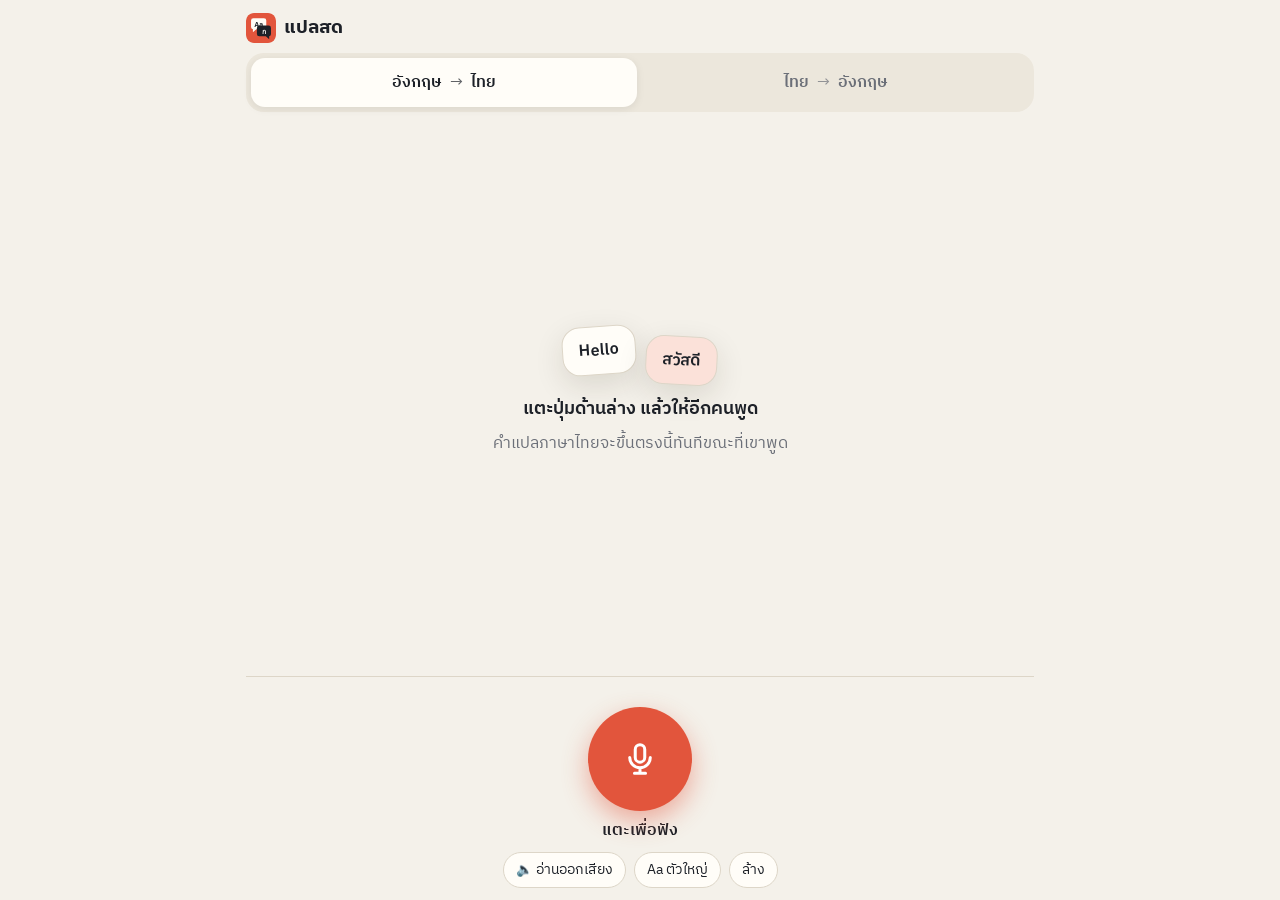
<file: translate/index.html>
<!doctype html>
<html lang="th">
<head>
<meta charset="utf-8">
<meta name="viewport" content="width=device-width, initial-scale=1, maximum-scale=1, viewport-fit=cover">
<title>แปลสด · ไทย ⇄ อังกฤษ</title>
<meta name="description" content="แตะปุ่มเดียว ฟังเสียงพูดแล้วแปลอังกฤษ⇄ไทยแบบสดๆ ทีละคำ">
<meta name="theme-color" content="#f4f1ea" media="(prefers-color-scheme: light)">
<meta name="theme-color" content="#14171c" media="(prefers-color-scheme: dark)">
<meta name="apple-mobile-web-app-capable" content="yes">
<meta name="mobile-web-app-capable" content="yes">
<meta name="apple-mobile-web-app-status-bar-style" content="default">
<meta name="apple-mobile-web-app-title" content="แปลสด">
<link rel="apple-touch-icon" href="icon-180.png">
<link rel="icon" href="icon.svg" type="image/svg+xml">
<link rel="manifest" href="manifest.webmanifest">
<link rel="preconnect" href="https://fonts.googleapis.com">
<link rel="preconnect" href="https://fonts.gstatic.com" crossorigin>
<link href="https://fonts.googleapis.com/css2?family=IBM+Plex+Sans+Thai:wght@400;500;600;700&display=swap" rel="stylesheet">
<link rel="stylesheet" href="style.css?v=1">
</head>
<body>
<div class="app">
  <header class="top">
    <div class="brand">
      <img src="icon.svg" alt="" width="30" height="30">
      <span>แปลสด</span>
    </div>
  </header>

  <nav class="dirs" id="dirs" role="radiogroup" aria-label="ทิศทางการแปล">
    <button type="button" role="radio" data-dir="en-th" aria-checked="true">
      <b>อังกฤษ</b><i>→</i><b>ไทย</b>
    </button>
    <button type="button" role="radio" data-dir="th-en" aria-checked="false">
      <b>ไทย</b><i>→</i><b>อังกฤษ</b>
    </button>
  </nav>

  <main class="feed" id="feed" aria-live="polite">
    <div class="empty" id="empty">
      <div class="empty-art" aria-hidden="true">
        <span>Hello</span><span>สวัสดี</span>
      </div>
      <p class="empty-title">แตะปุ่มด้านล่าง แล้วให้อีกคนพูด</p>
      <p class="empty-sub" id="emptySub">คำแปลภาษาไทยจะขึ้นตรงนี้ทันทีขณะที่เขาพูด</p>
    </div>
  </main>

  <footer class="dock">
    <div class="status" id="status" role="status"></div>
    <button class="mic" id="mic" type="button" aria-pressed="false">
      <span class="ring" aria-hidden="true"></span>
      <svg class="ic-mic" viewBox="0 0 24 24" width="38" height="38" aria-hidden="true"><rect x="9" y="3" width="6" height="11" rx="3"/><path d="M5.5 11a6.5 6.5 0 0 0 13 0M12 17.5V21M8.5 21h7"/></svg>
      <svg class="ic-stop" viewBox="0 0 24 24" width="30" height="30" aria-hidden="true"><rect x="6" y="6" width="12" height="12" rx="2.5"/></svg>
    </button>
    <div class="mic-label" id="micLabel">แตะเพื่อฟัง</div>
    <div class="tools">
      <button type="button" class="chip" id="speakToggle" aria-pressed="false" title="อ่านคำแปลออกเสียง">🔈 อ่านออกเสียง</button>
      <button type="button" class="chip" id="bigToggle" aria-pressed="false" title="ตัวหนังสือใหญ่">Aa ตัวใหญ่</button>
      <button type="button" class="chip" id="clearBtn">ล้าง</button>
    </div>
  </footer>
</div>

<script src="app.js?v=2"></script>
</body>
</html>
</file>
<file: css/style.css>
:root {
  --bg: #04040c;
  --panel: rgba(14, 18, 38, .62);
  --panel-strong: rgba(18, 24, 50, .82);
  --line: rgba(148, 163, 255, .16);
  --line-strong: rgba(125, 211, 252, .45);
  --text: #e8ecff;
  --muted: #8f9bc4;
  --dim: #5b6690;
  --cyan: #67e8f9;
  --violet: #a78bfa;
  --pink: #f472b6;
  --amber: #fbbf24;
  --red: #fb7185;
  --green: #4ade80;
  --radius: 22px;
  --safe-b: env(safe-area-inset-bottom, 0px);
  --safe-t: env(safe-area-inset-top, 0px);
  color-scheme: dark;
}
* { box-sizing: border-box; -webkit-tap-highlight-color: transparent; }
html, body { margin: 0; height: 100%; }
body {
  background: var(--bg);
  color: var(--text);
  font-family: 'IBM Plex Sans Thai Looped', 'Prompt', system-ui, -apple-system, sans-serif;
  font-size: 16px;
  line-height: 1.45;
  overflow-x: hidden;
  -webkit-font-smoothing: antialiased;
  -webkit-user-select: none; user-select: none;
}
button { font: inherit; color: inherit; border: 0; background: none; cursor: pointer; touch-action: manipulation; }
h1, .hud-date, .daynav-day, .empty-title, .mission-course, .cc-name, .week-day h3, .nav-btn, .big-btn, .item .t { font-family: 'Prompt', 'IBM Plex Sans Thai Looped', sans-serif; }
.mono { font-family: 'Orbitron', 'Prompt', sans-serif; letter-spacing: .04em; }

/* ---------- Background layers ---------- */
.bg {
  position: fixed; inset: 0; z-index: 0; pointer-events: none;
  background: #000 url(../img/milkyway.jpg) center 30% / cover no-repeat;
  transform: rotate(-12deg) scale(1.35);
}
#space { position: fixed; inset: 0; width: 100%; height: 100%; z-index: 0; display: block; pointer-events: none; }
#planets { position: fixed; inset: 0; width: 100%; height: 100%; z-index: 0; pointer-events: none; opacity: 0; transition: opacity 1.6s ease; }
#planets.on { opacity: 1; }
.sun {
  position: fixed; z-index: 0; pointer-events: none; right: -70px; top: 4%;
  width: 240px; height: 240px; border-radius: 50%;
  background: radial-gradient(circle, rgba(255,255,255,1) 0 3%, rgba(255,250,235,.9) 5%, rgba(255,236,200,.35) 11%, rgba(255,214,170,.12) 24%, rgba(255,200,160,.04) 45%, transparent 66%);
}
.sun::after { /* faint anamorphic lens streak */
  content: ''; position: absolute; left: -160%; right: -40%; top: 50%; height: 2px; margin-top: -1px;
  background: linear-gradient(90deg, transparent 30%, rgba(170,200,255,.12) 55%, rgba(255,255,255,.35) 72%, transparent 80%);
}

/* ---------- App shell ---------- */
.app {
  position: relative; z-index: 1; max-width: 1100px; margin: 0 auto;
  min-height: 100%;
  padding: calc(var(--safe-t) + 12px) 16px calc(var(--safe-b) + 116px);
}
.hud { display: flex; align-items: center; gap: 12px; }
.hud-left { flex: 1; min-width: 0; }
.hud-label { font-size: 12px; color: var(--cyan); letter-spacing: .16em; text-transform: uppercase; opacity: .9; }
.hud-date { font-size: 17px; font-weight: 500; white-space: nowrap; overflow: hidden; text-overflow: ellipsis; }
.hud-clock {
  font-family: 'Orbitron', sans-serif; font-weight: 600; font-size: 20px; letter-spacing: .06em;
  color: #c7f9ff; text-shadow: 0 0 12px rgba(103, 232, 249, .6);
  padding: 6px 12px; border-radius: 12px; border: 1px solid var(--line); background: rgba(6, 10, 26, .55);
}
.icon-btn {
  width: 48px; height: 48px; border-radius: 16px; display: grid; place-items: center;
  border: 1px solid var(--line); background: rgba(6, 10, 26, .55);
  transition: transform .15s;
}
.icon-btn:active { transform: scale(.88); }
.icon-btn svg { width: 24px; height: 24px; stroke: var(--cyan); fill: none; stroke-width: 2; stroke-linecap: round; stroke-linejoin: round; }

/* ---------- Ship ---------- */
.ship-stage { height: 190px; position: relative; display: grid; place-items: center; margin: -6px -16px 0; }
.ship { width: min(100%, 440px); height: 190px; display: block; opacity: 0; transition: opacity 1s ease; }
.ship.on { opacity: 1; }

/* ---------- View ---------- */
.view { outline: none; }
.view.enter { animation: viewIn .55s cubic-bezier(.2,.8,.2,1) both; }
@keyframes viewIn { from { opacity: 0; transform: translateY(26px) scale(.97); } to { opacity: 1; transform: none; } }
.view.enter > * { animation: rise .6s cubic-bezier(.2,.8,.2,1) both; }
.view.enter > *:nth-child(2) { animation-delay: .05s; }
.view.enter > *:nth-child(3) { animation-delay: .1s; }
.view.enter > *:nth-child(4) { animation-delay: .15s; }
.view.enter > *:nth-child(n+5) { animation-delay: .2s; }
@keyframes rise { from { opacity: 0; transform: translateY(18px); } to { opacity: 1; transform: none; } }

.panel {
  background: var(--panel);
  border: 1px solid var(--line);
  border-radius: var(--radius);
  padding: 16px;
  margin-bottom: 14px;
  backdrop-filter: blur(10px); -webkit-backdrop-filter: blur(10px);
  box-shadow: 0 10px 40px rgba(0,0,0,.35), inset 0 1px 0 rgba(255,255,255,.05);
}
.section-title { display: flex; align-items: center; gap: 10px; margin: 18px 4px 10px; font-size: 15px; color: var(--muted); font-weight: 500; letter-spacing: .02em; }
.section-title::after { content: ''; flex: 1; height: 1px; background: linear-gradient(90deg, var(--line-strong), transparent); }
h1.view-title { font-size: 26px; margin: 4px 4px 12px; font-weight: 700; }

/* Day navigation */
.daynav { display: flex; align-items: center; gap: 10px; margin-bottom: 14px; }
.big-arrow {
  width: 56px; height: 56px; border-radius: 18px; flex: none; display: grid; place-items: center;
  background: var(--panel-strong); border: 1px solid var(--line); font-size: 24px; color: var(--cyan);
  transition: transform .15s;
}
.big-arrow:active { transform: scale(.85); }
.daynav-center { flex: 1; text-align: center; min-width: 0; }
.daynav-day { font-size: 22px; font-weight: 700; }
.daynav-sub { font-size: 14px; color: var(--muted); }
.pill {
  display: inline-flex; align-items: center; gap: 6px; padding: 4px 12px; border-radius: 999px;
  font-size: 13px; border: 1px solid var(--line); background: rgba(255,255,255,.04); color: var(--muted);
}
.pill.today-btn { color: #04121a; background: var(--cyan); border-color: transparent; font-weight: 700; padding: 8px 16px; font-size: 14px; margin-top: 6px; }
.pill.lab { color: #052e16; background: var(--green); border-color: transparent; font-weight: 700; box-shadow: 0 0 14px rgba(74,222,128,.5); }
.pill.kind { color: var(--text); }

/* Mission (next class) card */
.mission {
  position: relative; overflow: hidden;
  background: linear-gradient(135deg, rgba(56, 189, 248, .18), rgba(167, 139, 250, .16) 60%, rgba(244,114,182,.12));
  border: 1px solid var(--line-strong);
}
.mission::before {
  content: ''; position: absolute; inset: -40% -10% auto auto; width: 220px; height: 220px; border-radius: 50%;
  background: radial-gradient(circle, rgba(103,232,249,.25), transparent 65%);
}
.mission-label { font-size: 13px; letter-spacing: .14em; color: var(--cyan); text-transform: uppercase; }
.mission-main { display: flex; align-items: baseline; justify-content: space-between; gap: 10px; flex-wrap: wrap; margin-top: 4px; }
.mission-course { font-size: 20px; font-weight: 700; }
.mission-count { font-family: 'Orbitron', sans-serif; font-size: 26px; font-weight: 800; color: #fff; text-shadow: 0 0 18px rgba(103,232,249,.7); }
.mission-sub { color: var(--muted); font-size: 14px; margin-top: 2px; }
.progress { height: 8px; border-radius: 99px; background: rgba(255,255,255,.08); margin-top: 12px; overflow: hidden; }
.progress > i { display: block; height: 100%; border-radius: inherit; background: linear-gradient(90deg, var(--cyan), var(--violet), var(--pink)); box-shadow: 0 0 12px rgba(103,232,249,.7); }

/* Class cards */
.timeline { display: grid; gap: 12px; }
.class-card {
  position: relative; display: grid; grid-template-columns: 74px 1fr; gap: 12px;
  padding: 14px 14px 14px 12px; border-radius: 20px;
  background: var(--panel-strong); border: 1px solid var(--line);
  overflow: hidden;
}
.class-card::before { content: ''; position: absolute; left: 0; top: 0; bottom: 0; width: 5px; background: var(--c); box-shadow: 0 0 16px var(--c); }
.class-card.now { border-color: var(--c); box-shadow: 0 0 0 1px var(--c), 0 0 30px color-mix(in srgb, var(--c) 40%, transparent); }
.class-card.past { opacity: .5; }
.cc-time { text-align: center; padding-top: 2px; }
.cc-time b { display: block; font-family: 'Orbitron', sans-serif; font-size: 17px; color: #fff; }
.cc-time span { font-family: 'Orbitron', sans-serif; font-size: 12px; color: var(--muted); }
.cc-code { font-family: 'Orbitron', sans-serif; font-weight: 800; font-size: 15px; color: var(--c); letter-spacing: .05em; }
.cc-name { font-size: 18px; font-weight: 600; line-height: 1.3; }
.cc-meta { display: flex; flex-wrap: wrap; gap: 6px; margin-top: 8px; }
.cc-topic {
  margin-top: 10px; padding: 10px 12px; border-radius: 14px; font-size: 14.5px;
  background: rgba(255,255,255,.04); border: 1px dashed rgba(255,255,255,.12);
}
.cc-topic small { display: block; color: var(--cyan); font-size: 12px; letter-spacing: .06em; margin-bottom: 2px; }
.cc-topic.empty { color: var(--dim); }
.now-badge { position: absolute; right: 12px; top: 12px; font-size: 12px; font-weight: 700; color: #04121a; background: var(--c); padding: 2px 10px; border-radius: 99px; animation: blink 1.6s ease-in-out infinite; }

/* Empty / weekend state */
.empty-state { text-align: center; padding: 26px 16px 22px; }
.empty-planet {
  width: 120px; height: 120px; margin: 0 auto 14px; border-radius: 50%; position: relative;
  background: #222 url(../img/moon.jpg) 30% 50% / 240% 100%;
  box-shadow: inset -30px -18px 40px rgba(0,0,0,.92), inset 6px 4px 14px rgba(255,255,255,.18), 0 0 40px rgba(170,190,255,.18);
  animation: spin 120s linear infinite;
}
.empty-planet.holiday { box-shadow: inset -30px -18px 40px rgba(0,0,0,.92), inset 6px 4px 14px rgba(255,255,255,.18), 0 0 46px rgba(251,113,133,.35); }
.empty-planet.exam { box-shadow: inset -30px -18px 40px rgba(0,0,0,.92), inset 6px 4px 14px rgba(255,255,255,.18), 0 0 46px rgba(251,191,36,.35); }
@keyframes spin { to { background-position: 270% 50%; } }
@keyframes blink { 50% { opacity: .35; } }
.empty-title { font-size: 26px; font-weight: 700; }
.empty-sub { color: var(--muted); margin-top: 4px; }

/* Lists (exams, events, notifications) */
.list { display: grid; gap: 10px; }
.item {
  display: grid; grid-template-columns: 60px 1fr; gap: 12px; align-items: center;
  padding: 12px; border-radius: 18px; background: var(--panel-strong); border: 1px solid var(--line);
}
.item.past { opacity: .45; }
.item .date-chip { text-align: center; border-radius: 14px; padding: 6px 0; background: rgba(255,255,255,.05); border: 1px solid var(--line); }
.date-chip b { display: block; font-family: 'Orbitron', sans-serif; font-size: 20px; line-height: 1.1; }
.date-chip span { font-size: 12px; color: var(--muted); }
.item .t { font-weight: 600; }
.item .s { font-size: 14px; color: var(--muted); }
.item.holiday .date-chip { border-color: rgba(251,113,133,.6); color: var(--red); }
.item.exam .date-chip { border-color: rgba(251,191,36,.6); color: var(--amber); }
.item.it .date-chip { border-color: rgba(74,222,128,.6); color: var(--green); }
.countdown { font-family: 'Orbitron', sans-serif; font-size: 13px; color: var(--amber); }

/* Week grid */
.week { display: grid; gap: 12px; }
@media (min-width: 760px) { .week { grid-template-columns: repeat(5, 1fr); } }
.week-day { padding: 12px; }
.week-day h3 { margin: 0 0 10px; font-size: 18px; display: flex; justify-content: space-between; align-items: center; }
.week-day.is-today { border-color: var(--line-strong); box-shadow: 0 0 30px rgba(103,232,249,.18); }
.mini { position: relative; padding: 10px 10px 10px 14px; border-radius: 14px; background: rgba(255,255,255,.04); margin-bottom: 8px; border: 1px solid var(--line); }
.mini::before { content: ''; position: absolute; left: 0; top: 8px; bottom: 8px; width: 4px; border-radius: 4px; background: var(--c); box-shadow: 0 0 10px var(--c); }
.mini .mt { font-family: 'Orbitron', sans-serif; font-size: 12px; color: var(--muted); }
.mini .mc { font-family: 'Orbitron', sans-serif; font-weight: 800; color: var(--c); font-size: 14px; }
.mini .mn { font-size: 15px; font-weight: 500; }
.mini .mr { font-size: 13px; color: var(--muted); }
.free-day { color: var(--dim); text-align: center; padding: 18px 0; font-size: 15px; }
.legend { display: grid; gap: 8px; }
@media (min-width: 600px) { .legend { grid-template-columns: 1fr 1fr; } }
.legend-row { display: flex; align-items: center; gap: 10px; font-size: 15px; }
.legend-row i { width: 12px; height: 12px; border-radius: 50%; background: var(--c); box-shadow: 0 0 8px var(--c); flex: none; }
.legend-row .ls { margin-left: auto; font-size: 12px; color: var(--dim); }
.legend-row .ls.ok { color: var(--green); }

/* Month */
.month-head { display: flex; align-items: center; gap: 10px; margin-bottom: 12px; }
.month-head .daynav-center .daynav-day { font-size: 22px; }
.cal { display: grid; grid-template-columns: repeat(7, 1fr); gap: 5px; }
.cal-h { text-align: center; font-size: 13px; color: var(--muted); padding: 4px 0; }
.cal-h.we { color: var(--red); opacity: .8; }
.cal-d {
  position: relative; aspect-ratio: 1 / 1.08; min-height: 44px; border-radius: 12px; padding: 4px 2px 3px;
  background: rgba(255,255,255,.035); border: 1px solid transparent;
  display: flex; flex-direction: column; align-items: center; gap: 3px;
  transition: transform .15s;
}
.cal-d:active { transform: scale(.9); }
.cal-d.out { visibility: hidden; }
.cal-d .n { font-family: 'Orbitron', sans-serif; font-size: 14px; font-weight: 600; }
.cal-d.we .n { color: #fda4af; opacity: .85; }
.cal-d.hol { background: rgba(244, 63, 94, .18); border-color: rgba(251,113,133,.45); }
.cal-d.hol .n { color: #fecdd3; }
.cal-d.exam { border-color: rgba(251,191,36,.7); box-shadow: inset 0 0 12px rgba(251,191,36,.25); }
.cal-d.examweek { background: rgba(251,191,36,.08); }
.cal-d.today { border-color: var(--cyan); box-shadow: 0 0 14px rgba(103,232,249,.55), inset 0 0 10px rgba(103,232,249,.25); }
.cal-d.sel { background: rgba(103,232,249,.16); }
.dots { display: flex; flex-wrap: wrap; justify-content: center; gap: 2px; max-width: 34px; }
.dots i { width: 5px; height: 5px; border-radius: 50%; background: var(--c); }
.cal-d .flag { position: absolute; top: 2px; right: 3px; font-size: 9px; line-height: 1; }
.cal-legend { display: flex; flex-wrap: wrap; gap: 8px 14px; margin-top: 12px; font-size: 12.5px; color: var(--muted); }
.cal-legend span { display: inline-flex; align-items: center; gap: 6px; }
.sw { width: 12px; height: 12px; border-radius: 4px; display: inline-block; }
@media (min-width: 760px) { .cal-d { aspect-ratio: 1.4 / 1; } .dots { max-width: 60px; } .dots i { width: 7px; height: 7px; } }

/* Alerts */
.steps { counter-reset: s; display: grid; gap: 10px; }
.step { position: relative; padding-left: 46px; min-height: 34px; }
.step::before { counter-increment: s; content: counter(s); position: absolute; left: 0; top: 0; width: 34px; height: 34px; border-radius: 12px; display: grid; place-items: center; font-family: 'Orbitron'; font-weight: 800; color: #04121a; background: var(--cyan); }
.big-btn {
  display: flex; align-items: center; justify-content: center; gap: 10px; width: 100%;
  min-height: 58px; border-radius: 18px; font-size: 17px; font-weight: 700; margin-top: 10px;
  color: #04121a; background: linear-gradient(135deg, #67e8f9, #a78bfa);
  box-shadow: 0 8px 30px rgba(103,232,249,.35); text-decoration: none;
  transition: transform .15s;
}
.big-btn.ghost { color: var(--text); background: rgba(255,255,255,.06); border: 1px solid var(--line); box-shadow: none; }
.big-btn:active { transform: scale(.95); }
.topic-box { font-family: 'Orbitron', monospace; font-size: 14px; word-break: break-all; padding: 12px; border-radius: 14px; background: rgba(0,0,0,.35); border: 1px dashed var(--line-strong); color: #c7f9ff; margin-top: 8px; -webkit-user-select: all; user-select: all; }
.toggle-row { display: flex; align-items: center; justify-content: space-between; gap: 12px; padding: 8px 0; }
.switch { width: 64px; height: 36px; border-radius: 99px; background: rgba(255,255,255,.1); position: relative; transition: background .2s; flex: none; }
.switch::after { content: ''; position: absolute; top: 4px; left: 4px; width: 28px; height: 28px; border-radius: 50%; background: #fff; transition: transform .25s cubic-bezier(.3,1.6,.5,1); }
.switch.on { background: var(--cyan); }
.switch.on::after { transform: translateX(28px); }
.notif { padding: 10px 12px; border-radius: 14px; background: rgba(255,255,255,.04); border: 1px solid var(--line); }
.notif .nt { font-weight: 600; font-size: 15px; }
.notif .nm { font-size: 13px; color: var(--muted); white-space: pre-line; }
.notif .nw { font-family: 'Orbitron', sans-serif; font-size: 12px; color: var(--cyan); }
.muted { color: var(--muted); }
.small { font-size: 13px; }

/* ---------- Console (bottom nav) ---------- */
.console {
  position: fixed; z-index: 10; left: 50%; bottom: calc(var(--safe-b) + 10px); transform: translateX(-50%);
  width: min(calc(100% - 20px), 640px);
  display: grid; grid-template-columns: repeat(5, 1fr); gap: 6px; padding: 8px;
  border-radius: 28px;
  background: linear-gradient(180deg, rgba(30, 38, 72, .88), rgba(8, 10, 24, .94));
  border: 1px solid rgba(148, 163, 255, .28);
  box-shadow: 0 -2px 0 rgba(255,255,255,.04) inset, 0 20px 50px rgba(0,0,0,.6), 0 0 40px rgba(56,189,248,.12);
  backdrop-filter: blur(14px); -webkit-backdrop-filter: blur(14px);
}
.console::before { content: ''; position: absolute; left: 22%; right: 22%; top: -1px; height: 2px; border-radius: 2px; background: linear-gradient(90deg, transparent, var(--cyan), transparent); opacity: .8; }
.nav-btn {
  position: relative; white-space: nowrap; overflow: hidden;
  display: flex; flex-direction: column; align-items: center; justify-content: center; gap: 3px;
  min-height: 66px; border-radius: 20px; font-size: 13.5px; color: var(--muted);
  transition: transform .18s cubic-bezier(.3,1.6,.5,1), color .2s, background .2s;
}
.nav-ico { width: 30px; height: 30px; display: grid; place-items: center; }
.nav-ico svg { width: 26px; height: 26px; fill: none; stroke: currentColor; stroke-width: 1.8; stroke-linecap: round; stroke-linejoin: round; }
.nav-btn.active { color: #fff; background: radial-gradient(120% 120% at 50% 100%, rgba(103,232,249,.35), rgba(103,232,249,.06) 60%); box-shadow: inset 0 0 0 1px rgba(103,232,249,.45); }
.nav-btn.active .nav-ico { color: var(--cyan); filter: drop-shadow(0 0 6px var(--cyan)); }
.nav-btn:active, .press { transform: scale(.86); }
.ripple { position: absolute; border-radius: 50%; pointer-events: none; width: 10px; height: 10px; margin: -5px 0 0 -5px; background: rgba(103,232,249,.55); animation: ripple .6s ease-out forwards; }
@keyframes ripple { to { transform: scale(18); opacity: 0; } }
.boing { animation: boing .45s cubic-bezier(.3,1.8,.4,1); }
@keyframes boing { 0% { transform: scale(.8); } 100% { transform: scale(1); } }

@media (min-width: 760px) {
  .app { padding-left: 28px; padding-right: 28px; }
  .ship-stage { height: 210px; }
  .ship { height: 210px; width: 520px; }
  .nav-btn { font-size: 14px; min-height: 72px; }
}
@media (prefers-reduced-motion: reduce) {
  *, *::before, *::after { animation-duration: .01ms !important; animation-iteration-count: 1 !important; transition-duration: .01ms !important; }
}

/* test countdown + collapsible guide */
.countdown-big { min-height: 0; text-align: center; font-family: 'Orbitron', 'Prompt', sans-serif; font-weight: 800; font-size: 64px; line-height: 1; color: #fff; text-shadow: 0 0 24px rgba(103,232,249,.8); }
.countdown-big:not(:empty) { min-height: 90px; padding-top: 14px; }
.countdown-big.pop { animation: pop .6s cubic-bezier(.2,1.6,.4,1); }
@keyframes pop { from { transform: scale(2.2); opacity: 0; } to { transform: scale(1); opacity: 1; } }
.big-btn:disabled { opacity: .5; }
.guide summary { cursor: pointer; font-weight: 600; list-style: none; min-height: 44px; display: flex; align-items: center; }
.guide summary::-webkit-details-marker { display: none; }
.guide summary::after { content: '▾'; margin-left: auto; color: var(--cyan); transition: transform .2s; }
.guide[open] summary::after { transform: rotate(180deg); }

/* special countdown */
.special { text-align: center; position: relative; overflow: hidden;
  background: linear-gradient(140deg, rgba(244,114,182,.22), rgba(167,139,250,.16) 55%, rgba(14,18,38,.6));
  border-color: rgba(244,114,182,.55); box-shadow: 0 0 40px rgba(244,114,182,.25), inset 0 1px 0 rgba(255,255,255,.08); }
.sp-head { font-family: 'Prompt', sans-serif; font-size: 22px; font-weight: 700; color: #fff; text-shadow: 0 0 16px rgba(244,114,182,.7); }
.sp-date { font-size: 14px; color: #f9c4dd; margin-bottom: 10px; }
.sp-count { display: grid; grid-template-columns: repeat(4, 1fr); gap: 8px; }
.sp-cell { background: rgba(0,0,0,.3); border: 1px solid rgba(244,114,182,.35); border-radius: 14px; padding: 8px 0 6px; }
.sp-cell b { display: block; font-family: 'Orbitron', sans-serif; font-size: 26px; font-weight: 800; color: #fff; text-shadow: 0 0 14px rgba(244,114,182,.8); font-variant-numeric: tabular-nums; }
.sp-cell span { font-size: 12px; color: #f9c4dd; }
.sp-today { font-family: 'Prompt', sans-serif; font-size: 30px; font-weight: 700; color: #fff; }

/* Assignments */
.tasks { display: grid; gap: 10px; }
.task {
  display: grid; grid-template-columns: 52px 1fr; gap: 12px; align-items: start;
  padding: 14px 14px 14px 12px; border-radius: 18px; background: var(--panel-strong);
  border: 1px solid var(--line); border-left: 4px solid var(--cc);
}
.task.soon { border-color: rgba(251,191,36,.35); border-left-color: var(--cc); }
.task.urgent { border-color: rgba(251,113,133,.55); border-left-color: var(--cc); box-shadow: 0 0 22px rgba(251,113,133,.14); }
.task.over { border-color: rgba(251,113,133,.8); border-left-color: var(--red); background: rgba(60,14,28,.7); }
.task.done { opacity: .55; }
.task.done .task-title { text-decoration: line-through; }
.task-check {
  width: 52px; height: 52px; border-radius: 16px; display: grid; place-items: center;
  border: 2px solid var(--line-strong); background: rgba(255,255,255,.04);
  font-size: 26px; font-weight: 800; color: #052e16; transition: transform .15s, background .2s;
}
.task-check:active { transform: scale(.85); }
.task.done .task-check { background: var(--green); border-color: transparent; box-shadow: 0 0 16px rgba(74,222,128,.45); }
.task-body { min-width: 0; }
.task-top { display: flex; align-items: center; justify-content: space-between; gap: 8px; flex-wrap: wrap; }
.task-code { font-family: 'Orbitron', sans-serif; font-size: 13px; color: var(--cc); letter-spacing: .04em; }
.task-badge { font-size: 12.5px; padding: 3px 10px; border-radius: 999px; background: rgba(255,255,255,.06); color: var(--muted); border: 1px solid var(--line); white-space: nowrap; }
.task-badge.soon { color: var(--amber); border-color: rgba(251,191,36,.5); }
.task-badge.urgent, .task-badge.over { color: #fff; background: rgba(251,113,133,.85); border-color: transparent; }
.task-badge.ok { color: #052e16; background: var(--green); border-color: transparent; }
.task-title { font-family: 'Prompt', 'IBM Plex Sans Thai Looped', sans-serif; font-weight: 600; margin: 4px 0 2px; line-height: 1.35; }
.task-meta { font-size: 14px; color: var(--text); }
.task-how { font-size: 13.5px; color: var(--muted); margin-top: 4px; line-height: 1.45; }
.task-del { margin-top: 8px; font-size: 13px; color: var(--red); background: none; border: 1px solid rgba(251,113,133,.4); border-radius: 999px; padding: 4px 12px; }
details.task-done, details.task-add { margin-top: 12px; }
details.task-done .tasks { margin-top: 10px; }
.task-form { display: grid; gap: 10px; margin-top: 10px; }
.task-form label { display: grid; gap: 4px; font-size: 14px; color: var(--muted); }
.task-form input, .task-form select {
  width: 100%; min-height: 46px; padding: 10px 12px; border-radius: 14px; font: inherit; font-size: 16px;
  color: var(--text); background: rgba(255,255,255,.05); border: 1px solid var(--line); color-scheme: dark;
}
.task-row { display: grid; grid-template-columns: 1fr 1fr; gap: 10px; }
.item.task-i .date-chip { border-color: rgba(167,139,250,.6); color: var(--violet); }
.task-banner {
  display: flex; align-items: center; gap: 12px; width: 100%; text-align: left; margin-bottom: 14px;
  padding: 10px 14px; border-radius: 18px; background: var(--panel-strong); border: 1px solid rgba(167,139,250,.45); color: var(--text);
}
.task-banner.urgent, .task-banner.over { border-color: rgba(251,113,133,.7); box-shadow: 0 0 18px rgba(251,113,133,.15); }
.tb-n { flex: none; width: 40px; height: 40px; border-radius: 12px; display: grid; place-items: center; font-family: 'Orbitron', sans-serif; font-weight: 700; color: #1a0b2e; background: var(--violet); }
.task-banner.urgent .tb-n, .task-banner.over .tb-n { background: var(--red); color: #fff; }
.tb-txt { flex: 1; min-width: 0; display: grid; }
.tb-txt b { font-family: 'Prompt', sans-serif; font-weight: 600; }
.tb-txt span { font-size: 13.5px; color: var(--muted); white-space: nowrap; overflow: hidden; text-overflow: ellipsis; }
.tb-go { color: var(--cyan); font-size: 14px; flex: none; }
.cc-quiz { margin-top: 8px; padding: 9px 12px; border-radius: 14px; font-size: 14px; line-height: 1.45; background: rgba(74,222,128,.08); border: 1px solid rgba(74,222,128,.35); color: var(--text); }
.cc-quiz b { display: block; color: var(--green); font-family: 'Prompt', sans-serif; font-weight: 600; }
.cc-quiz.yes { background: rgba(251,191,36,.12); border-color: rgba(251,191,36,.6); }
.cc-quiz.yes b { color: var(--amber); }
.cc-quiz.maybe { background: rgba(251,191,36,.07); border-color: rgba(251,191,36,.35); border-style: dashed; }
.cc-quiz.maybe b { color: var(--amber); }
.cc-quiz small { display: block; color: var(--muted); font-size: 12.5px; }
.pill.extra { color: #1a1200; background: var(--amber); border-color: transparent; font-weight: 700; }
.cc-note { margin-top: 8px; font-size: 13.5px; color: var(--amber); }
.item.cancel .date-chip { border-color: rgba(251,113,133,.6); color: var(--red); }
.item.cancel .t { text-decoration: line-through; text-decoration-color: rgba(251,113,133,.7); }
/* Course detail page */
.pill.cd-open { margin-top: 10px; color: var(--cyan); border-color: rgba(103,232,249,.4); font-weight: 600; padding: 7px 12px; }
.big-btn.cd-btn { margin: 0 0 14px; font-size: 15.5px; }
.cd-head { display: flex; justify-content: space-between; align-items: center; gap: 10px; }
.cd-big { font-family: 'Orbitron', sans-serif; font-size: 26px; font-weight: 700; color: var(--cyan); white-space: nowrap; }
.cd-sub { font-size: 12.5px; color: var(--muted); line-height: 1.4; }
.cd-rate { margin: 8px 0; font-size: 14px; color: var(--amber); }
.cd-scroll { overflow-x: auto; margin: 0 -6px; }
.cd-table { width: 100%; border-collapse: collapse; font-size: 14px; }
.cd-table th { text-align: left; font-weight: 500; color: var(--muted); font-size: 12.5px; padding: 6px; border-bottom: 1px solid var(--line-strong); white-space: nowrap; }
.cd-table td { padding: 8px 6px; border-bottom: 1px solid var(--line); vertical-align: top; }
.cd-table td:nth-child(n+3), .cd-table th:nth-child(n+3) { text-align: right; white-space: nowrap; }
.cd-table tfoot td { font-weight: 700; color: var(--cyan); border-bottom: none; }
.cd-sum td:nth-child(2), .cd-sum th:nth-child(2) { text-align: right; }
.cd-table input, .cd-in input { width: 74px; min-height: 40px; padding: 6px 8px; border-radius: 10px; font: inherit; font-size: 16px; text-align: right; color: var(--text); background: rgba(255,255,255,.06); border: 1px solid var(--line); color-scheme: dark; }
.cd-in { display: flex; justify-content: space-between; align-items: center; margin-top: 10px; font-size: 14px; color: var(--muted); }
.cd-in input { width: 110px; }
.cd-bar { display: flex; gap: 3px; height: 30px; margin: 8px 0 10px; border-radius: 10px; overflow: hidden; }
.cd-bar span { display: grid; place-items: center; font-size: 12px; font-weight: 700; color: #050814; background: hsl(var(--h) 85% 68%); min-width: 26px; }
.cd-clo { margin-bottom: 8px; line-height: 1.5; }
.cd-clo b { color: var(--violet); margin-right: 4px; }
.cd-grades { display: grid; grid-template-columns: repeat(4, 1fr); gap: 6px; margin-bottom: 10px; }
.cd-grades span { text-align: center; padding: 6px 2px; border-radius: 10px; background: rgba(255,255,255,.05); border: 1px solid var(--line); font-size: 12px; color: var(--muted); }
.cd-grades b { display: block; font-size: 17px; color: var(--text); font-family: 'Orbitron', sans-serif; }
.cd-calc { border-color: rgba(103,232,249,.4); }
/* Medicine schedule */
.meds { display: grid; gap: 8px; }
.med { display: grid; grid-template-columns: 62px 1fr 52px; gap: 10px; align-items: center; padding: 12px; border-radius: 18px; background: var(--panel-strong); border: 1px solid var(--line); }
.med.next { border-color: rgba(103,232,249,.7); box-shadow: 0 0 20px rgba(103,232,249,.18); }
.med.late { border-color: rgba(251,113,133,.6); }
.med.done { opacity: .5; }
.med.done .med-title { text-decoration: line-through; }
.med.done .task-check { background: var(--green); border-color: transparent; }
.med-time { text-align: center; }
.med-time b { display: block; font-family: 'Orbitron', sans-serif; font-size: 17px; color: var(--cyan); }
.med-time span { font-size: 12px; color: var(--muted); }
.med-title { font-family: 'Prompt', 'IBM Plex Sans Thai Looped', sans-serif; font-weight: 600; line-height: 1.35; }
.med-detail { font-size: 13.5px; color: var(--text); margin-top: 3px; line-height: 1.4; }
.med-warn { font-size: 12.5px; color: var(--amber); margin-top: 3px; line-height: 1.4; }
</file>
<file: calculator/calc.css>
:root {
  --page: #ffe4ec;
  --body1: #f9d6de;
  --body2: #f1bfcb;
  --ink: #4a2a38;
  --shift-ink: #8b58c4;
  --shift-key: #b58ae6;
  --alpha-ink: #e0457b;
  --lcd: #e2eae6;
  --lcd-ink: #22302b;
  --lcd-dim: #7d8c86;
  /* keys */
  --num-top: #fff6f8; --num-bot: #fbdfe7; --num-edge: #dca2b2;
  --fn-top: #f6c4d1; --fn-bot: #eba8ba; --fn-edge: #c97f95;
  --mint-top: #c9f2df; --mint-bot: #a6e3c8; --mint-edge: #6fbf9c; --mint-ink: #1f6b50;
  --exe-top: #ffb3c9; --exe-bot: #f58fae; --exe-edge: #cf6489;
  --u: min(1vw, .47vh);
  --u: min(1vw, .47dvh);
  color-scheme: light;
  -webkit-text-size-adjust: 100%;
}
* { box-sizing: border-box; -webkit-tap-highlight-color: transparent; }
html, body { margin: 0; height: 100%; overflow: hidden; }
body {
  background: linear-gradient(170deg, var(--body1), var(--body2));
  font-family: 'Mali', 'Sarabun', system-ui, -apple-system, sans-serif;
  color: var(--ink);
  -webkit-user-select: none; user-select: none;
  overscroll-behavior: none; touch-action: manipulation;
}
button { font: inherit; color: inherit; border: 0; background: none; padding: 0; cursor: pointer; touch-action: manipulation; }

/* ================= full-screen layout ================= */
.calc {
  position: fixed; inset: 0;
  display: grid; grid-template-rows: auto minmax(0, 24fr) auto minmax(0, 15fr) minmax(0, 26fr) minmax(0, 37fr);
  row-gap: calc(1.2 * var(--u));
  padding: calc(env(safe-area-inset-top, 0px) + 1.6 * var(--u)) calc(env(safe-area-inset-right, 0px) + 3 * var(--u)) calc(env(safe-area-inset-bottom, 0px) + 2.4 * var(--u)) calc(env(safe-area-inset-left, 0px) + 3 * var(--u));
}
.left, .right { display: contents; }
.side { display: none; }

.top { display: flex; align-items: center; justify-content: space-between; padding: 0 calc(1 * var(--u)); }
.logo { display: flex; align-items: center; gap: calc(1.6 * var(--u)); }
.knight { width: calc(8.4 * var(--u)); height: calc(8.4 * var(--u)); }
.knight .helm { fill: #fff3f6; stroke: #a8487a; stroke-width: 2; stroke-linejoin: round; }
.knight .visor { fill: #b58ae6; stroke: #7b4bb0; stroke-width: 1.6; stroke-linejoin: round; }
.knight .slit { stroke: #f4ecff; stroke-width: 1.4; stroke-linecap: round; }
.knight .plume { fill: none; stroke: #ff6f9f; stroke-width: 3.4; stroke-linecap: round; }
.knight .crest { stroke: #a8487a; stroke-width: 2; stroke-linecap: round; }
.knight .heart { fill: #ff6f9f; }
.brand { display: flex; flex-direction: column; line-height: 1; }
.brand b { font-size: calc(5.8 * var(--u)); font-weight: 700; color: #a8487a; text-shadow: 0 calc(.3 * var(--u)) 0 rgba(255, 255, 255, .7); }
.brand small { font-size: calc(2.3 * var(--u)); color: #b9708e; margin-top: calc(.6 * var(--u)); letter-spacing: .08em; }
.solar { width: calc(26 * var(--u)); height: calc(7.4 * var(--u)); border-radius: calc(1.2 * var(--u)); background: linear-gradient(160deg, #4a2a33, #2a161c); box-shadow: inset 0 calc(.5 * var(--u)) var(--u) rgba(0, 0, 0, .5), 0 calc(.3 * var(--u)) 0 rgba(255, 255, 255, .6); display: grid; grid-template-columns: repeat(4, 1fr); gap: calc(.4 * var(--u)); padding: calc(.8 * var(--u)); }
.solar i { background: linear-gradient(160deg, #5d3640, #3a1f27); border-radius: calc(.4 * var(--u)); }

.lcd-frame {
  min-height: 0; padding: calc(2 * var(--u)); border-radius: calc(3.2 * var(--u)); display: flex;
  background: linear-gradient(170deg, #e8aebe, #d998ab);
  box-shadow: inset 0 calc(.5 * var(--u)) var(--u) rgba(140, 50, 80, .25), 0 calc(.4 * var(--u)) 0 rgba(255, 255, 255, .6);
}
.lcd {
  flex: 1; min-width: 0; min-height: 0; container-type: size;
  border-radius: calc(1.6 * var(--u)); background: var(--lcd); color: var(--lcd-ink);
  box-shadow: inset 0 calc(.6 * var(--u)) calc(1.4 * var(--u)) rgba(0, 0, 0, .22);
  overflow: hidden; display: flex; flex-direction: column; position: relative;
}
.lcd > * { --lu: min(1.2cqw, 2.3cqh); }
.lcd > .lcd-body, .lcd > .status { font-family: 'Sarabun', system-ui, sans-serif; line-height: 1.25; }
.lcd > .lcd-body { font-size: calc(5 * var(--lu)); }
.tagline { text-align: right; font-size: calc(2.4 * var(--u)); color: #a8487a; padding: 0 calc(1.6 * var(--u)); font-weight: 600; letter-spacing: .04em; margin-top: calc(-.6 * var(--u)); }

/* ================= keys (rounded-rectangle style) ================= */
.kw { display: flex; flex-direction: column; align-items: stretch; min-width: 0; min-height: 0; }
.sl { display: flex; justify-content: space-between; gap: .3em; padding: 0 .2em; font-size: calc(2.4 * var(--u)); color: var(--shift-ink); line-height: 1.15; height: calc(3 * var(--u)); flex: none; white-space: nowrap; font-family: 'Sarabun', sans-serif; font-weight: 600; overflow: hidden; }
.sl .bx, .key .bx { display: inline-block; width: .62em; height: .72em; border: .12em solid currentColor; border-radius: .1em; vertical-align: -.05em; }
.cap { font-size: calc(2 * var(--u)); color: #9a5b75; margin-top: calc(.4 * var(--u)); text-align: center; white-space: nowrap; line-height: 1; }
.key {
  flex: 1; min-height: 0; width: 100%; display: grid; place-items: center; color: var(--ink);
  font-family: 'Sarabun', sans-serif; font-weight: 600;
  --top: var(--num-top); --bot: var(--num-bot); --edge: var(--num-edge);
  background: linear-gradient(180deg, var(--top) 0%, var(--top) 30%, var(--bot) 100%);
  border-radius: calc(2 * var(--u)) calc(2 * var(--u)) calc(2.6 * var(--u)) calc(2.6 * var(--u));
  box-shadow: inset 0 calc(.35 * var(--u)) 0 rgba(255, 255, 255, .8), inset 0 calc(-.9 * var(--u)) 0 rgba(0, 0, 0, .06),
    0 calc(.7 * var(--u)) 0 var(--edge), 0 calc(1.2 * var(--u)) calc(1.4 * var(--u)) rgba(150, 60, 90, .22);
  margin-bottom: calc(.7 * var(--u));
  transition: transform .05s, box-shadow .05s;
}
.key.down, .key:active { transform: translateY(calc(.55 * var(--u))); box-shadow: inset 0 calc(.35 * var(--u)) 0 rgba(255, 255, 255, .8), 0 calc(.15 * var(--u)) 0 var(--edge), 0 calc(.3 * var(--u)) calc(.6 * var(--u)) rgba(150, 60, 90, .2); }
.kl { display: inline-flex; align-items: center; justify-content: center; white-space: nowrap; line-height: 1; }
.kl > :not(sup):not(sub) { flex: none; }
.key svg { width: 1.3em; height: 1.3em; fill: none; stroke: currentColor; stroke-width: 2.2; stroke-linecap: round; stroke-linejoin: round; }
.key sup { font-size: .62em; line-height: 1; align-self: flex-start; margin-top: -.3em; }
.key sub { font-size: .62em; line-height: 1; align-self: flex-end; margin-bottom: -.3em; }
.key i, .sl i { font-family: 'Sarabun', serif; font-style: italic; }
.key .small { font-size: .62em; letter-spacing: .02em; }
.key .t { font-style: italic; }

.sl .al { color: var(--alpha-ink); margin-left: auto; }
.sl .s:empty + .al { margin-left: auto; }
body.alphaed .sl .al { color: #d81b60; text-shadow: 0 0 calc(.8 * var(--u)) rgba(255, 90, 140, .6); }

/* control cluster: SHIFT ALPHA [pad] MODE ON / Abs x³ [pad] x⁻¹ log */
.ctrl { display: grid; grid-template-columns: repeat(6, 1fr); grid-template-rows: 1fr 1fr; column-gap: calc(2 * var(--u)); row-gap: calc(.6 * var(--u)); min-height: 0; }
.pad { grid-column: 3 / 5; grid-row: 1 / 3; }
.rk .key { border-radius: 999px; font-size: calc(2.5 * var(--u)); letter-spacing: .03em; width: 82%; align-self: center; --top: var(--fn-top); --bot: var(--fn-bot); --edge: var(--fn-edge); }
.shiftk .key { --top: #dcc6f7; --bot: var(--shift-key); --edge: #8f62c4; color: #fff; }
.alphak .key { --top: #ffc0d3; --bot: #f47aa0; --edge: #c9507a; color: #fff; }
body.shifted .shiftk .key, body.alphaed .alphak .key { transform: translateY(calc(.55 * var(--u))); box-shadow: 0 0 0 calc(.7 * var(--u)) rgba(181, 138, 230, .5), 0 calc(.15 * var(--u)) 0 var(--edge); }
body.shifted .sl .s { color: #6d2fb5; text-shadow: 0 0 calc(.8 * var(--u)) rgba(181, 138, 230, .7); }

.pad {
  position: relative; align-self: center; justify-self: center; width: 92%; aspect-ratio: 1.25; max-height: 100%;
  border-radius: 50%;
  background: radial-gradient(circle at 50% 38%, #f8d0da, #eaa9bb 75%);
  box-shadow: inset 0 calc(.4 * var(--u)) 0 rgba(255, 255, 255, .7), 0 calc(.8 * var(--u)) 0 var(--fn-edge), 0 calc(1.4 * var(--u)) calc(2 * var(--u)) rgba(150, 60, 90, .25);
}
.pk { position: absolute; display: grid; place-items: center; color: #8c3f61; }
.pk svg { width: calc(6 * var(--u)); height: calc(6 * var(--u)); fill: currentColor; }
.pk.pu { left: 30%; right: 30%; top: 0; height: 36%; }
.pk.pd { left: 30%; right: 30%; bottom: 0; height: 36%; }
.pk.pl { top: 25%; bottom: 25%; left: 0; width: 34%; }
.pk.pr { top: 25%; bottom: 25%; right: 0; width: 34%; }
.pcenter { position: absolute; left: 50%; top: 50%; width: 26%; height: 30%; transform: translate(-50%, -50%); border-radius: 50%; background: radial-gradient(circle at 50% 35%, #f3bccb, #e39bb0); box-shadow: inset 0 calc(.3 * var(--u)) calc(.6 * var(--u)) rgba(120, 40, 70, .25); pointer-events: none; }
.pk:active, .pk.down { color: #6d2fb5; }

/* function keys: smaller, deeper pink */
.fn { display: grid; grid-template-columns: repeat(6, 1fr); grid-template-rows: repeat(3, 1fr); column-gap: calc(2 * var(--u)); row-gap: calc(.6 * var(--u)); min-height: 0; }
.f .key { --top: var(--fn-top); --bot: var(--fn-bot); --edge: var(--fn-edge); font-size: calc(3.7 * var(--u)); border-radius: calc(1.6 * var(--u)) calc(1.6 * var(--u)) calc(2.2 * var(--u)) calc(2.2 * var(--u)); }
.kfrac { display: inline-flex; flex-direction: column; align-items: center; gap: .08em; line-height: 0; }
.kfrac .bx { width: .55em; height: .5em; border-width: .1em; }
.kfrac .bar { width: .9em; height: .11em; background: currentColor; border-radius: 1em; }
.sl .kfrac { vertical-align: middle; }
.kfrac.sm .bx { width: .4em; height: .36em; border-width: .08em; }
.kfrac.sm .bar { width: .6em; height: .08em; }

/* number keys: larger, light; DEL/AC mint; EXE pink */
.numpad { display: grid; grid-template-columns: repeat(5, 1fr); grid-template-rows: repeat(4, 1fr); column-gap: calc(2.2 * var(--u)); row-gap: calc(.4 * var(--u)); min-height: 0; }
.n .key { font-size: calc(6 * var(--u)); font-weight: 600; }
.n.dk .key { --top: var(--mint-top); --bot: var(--mint-bot); --edge: var(--mint-edge); color: var(--mint-ink); font-size: calc(4.8 * var(--u)); }
.n.exe .key { --top: var(--exe-top); --bot: var(--exe-bot); --edge: var(--exe-edge); color: #fff; }
.n .key .small { font-size: calc(3.1 * var(--u)); }

/* ================= wide landscape: screen left, keys right ================= */
@media (orientation: landscape) and (min-aspect-ratio: 5/4) {
  :root { --u: min(.5vw, .75vh); --u: min(.5vw, .75dvh); }
  .calc { grid-template-columns: minmax(0, 1fr) minmax(0, 1.05fr); grid-template-rows: minmax(0, 1fr); column-gap: calc(4 * var(--u)); }
  .left { display: grid; grid-template-rows: auto minmax(0, 1fr) auto; row-gap: calc(1.4 * var(--u)); min-height: 0; }
  .right { display: grid; grid-template-rows: minmax(0, 16fr) minmax(0, 27fr) minmax(0, 38fr); row-gap: calc(1.4 * var(--u)); min-height: 0; }
}
@media (orientation: landscape) and (min-aspect-ratio: 5/4) and (min-width: 900px) {
  .left { grid-template-rows: auto minmax(0, 1.1fr) auto minmax(0, 1fr); }
  .side {
    display: flex; flex-direction: column; gap: 12px; min-height: 0;
    background: rgba(255, 255, 255, .6); border: 2px solid #f8c4d4; border-radius: 22px; padding: 14px 16px 10px;
    -webkit-user-select: text; user-select: text;
  }
  .side section:first-child { flex: 1; min-height: 0; display: flex; flex-direction: column; }
  .side h2 { margin: 0 0 6px; font-size: 17px; color: #a8487a; display: flex; justify-content: space-between; align-items: center; }
  .side h2 button { font-size: 13px; color: #b0466e; border: 1.5px solid #f6b3c8; border-radius: 999px; padding: 2px 10px; background: #fff; }
  .hist { list-style: none; margin: 0; padding: 0; overflow-y: auto; flex: 1; font-family: 'Sarabun', sans-serif; font-size: 17px; }
  .hist li { padding: 6px 10px; border-radius: 12px; cursor: pointer; }
  .hist li:hover { background: #fff0f5; }
  .hist li + li { border-top: 1px dashed #f6c6d4; }
  .hist .hx { color: #7a5b68; white-space: nowrap; overflow: hidden; text-overflow: ellipsis; }
  .hist .hr { text-align: right; font-weight: 600; font-size: 18px; }
  .hist .empty { color: #b98ea0; cursor: default; font-family: 'Mali', sans-serif; font-size: 15px; }
  .guide { display: none; }
}
@media (orientation: landscape) and (min-aspect-ratio: 5/4) and (min-width: 900px) and (min-height: 700px) { .guide { display: block; } .guide ul { margin: 0; padding-left: 18px; font-size: 14px; line-height: 1.45; color: #6f4b5b; } .guide b { color: #a8487a; } }

/* ================= LCD contents ================= */
.status { display: flex; align-items: center; gap: calc(1 * var(--lu)); height: calc(5.6 * var(--lu)); padding: 0 calc(2 * var(--lu)); font-size: calc(2.8 * var(--lu)); border-bottom: calc(.3 * var(--lu)) solid rgba(34, 48, 43, .12); flex: none; }
.ind { padding: 0 calc(.9 * var(--lu)); border-radius: calc(.6 * var(--lu)); color: transparent; font-weight: 700; line-height: 1.4; }
.ind.on { color: var(--lcd-ink); }
.ind.sh.on, .ind.al.on { background: var(--lcd-ink); color: var(--lcd); }
.arrow { width: calc(3 * var(--lu)); text-align: center; }
.stitle { flex: 1; text-align: center; color: var(--lcd-dim); font-family: 'Mali', sans-serif; }
.heart { color: #d4628c; }
.lcd-body { flex: 1; min-height: 0; padding: calc(1.6 * var(--lu)) calc(2.4 * var(--lu)); display: flex; flex-direction: column; position: relative; }

.expr { white-space: nowrap; overflow-x: auto; overflow-y: hidden; scrollbar-width: none; min-height: calc(9 * var(--lu)); padding: calc(.6 * var(--lu)) 0 calc(1.2 * var(--lu)); display: flex; align-items: center; }
.expr::-webkit-scrollbar { display: none; }
.res { margin-top: auto; text-align: right; font-size: calc(6.6 * var(--lu)); font-weight: 600; white-space: nowrap; overflow-x: auto; scrollbar-width: none; padding-bottom: calc(.6 * var(--lu)); }
.res .others { font-size: calc(3 * var(--lu)); font-weight: 400; color: var(--lcd-dim); display: flex; justify-content: flex-end; gap: calc(2.4 * var(--lu)); flex-wrap: wrap; }
.res .others b { color: var(--lcd-ink); font-weight: 600; }
.solve { font-size: calc(5.6 * var(--lu)); } .solve .lr { font-size: calc(3.6 * var(--lu)); color: var(--lcd-dim); font-weight: 400; }
.a { white-space: pre; }
.cursor { display: inline-block; width: calc(.35 * var(--lu)); min-width: 1.5px; height: 1.05em; background: var(--lcd-ink); vertical-align: middle; margin: 0 calc(-.175 * var(--lu)); animation: blink 1s steps(1) infinite; position: relative; z-index: 1; }
@keyframes blink { 50% { opacity: 0; } }
.slot { display: inline-block; min-width: .6em; height: .9em; border: calc(.3 * var(--lu)) dotted var(--lcd-dim); vertical-align: middle; border-radius: calc(.3 * var(--lu)); }
.slot.on { border-style: solid; border-color: var(--lcd-ink); display: inline-flex; align-items: center; justify-content: center; }
.slot .cursor { margin: 0; }
.frac { display: inline-flex; flex-direction: column; align-items: center; vertical-align: middle; margin: 0 .3em; font-size: .86em; line-height: 1.1; }
.frac > .num { padding: 0 .15em .08em; border-bottom: .14em solid currentColor; }
.frac > .den { padding: .08em .15em 0; }
.frac .frac { font-size: .9em; }
.mixw { margin-right: .05em; }
.sqrt { display: inline-flex; align-items: stretch; vertical-align: middle; }
.sqrt .rs { font-size: 1.05em; line-height: 1; margin-right: -.02em; }
.sqrt .rad { border-top: .12em solid currentColor; padding: 0 .12em; margin-top: .14em; line-height: 1.05; }
.ridx { font-size: .55em; vertical-align: .9em; margin-right: -.35em; }
.pow { display: inline-block; font-size: .64em; vertical-align: .82em; line-height: 1; }
.lb { font-size: .6em; vertical-align: -.4em; }
.abs { border-left: .12em solid currentColor; border-right: .12em solid currentColor; padding: 0 .2em; }
.e10 { font-size: .8em; }
sup { font-size: .62em; line-height: 0; }
i, .im { font-family: 'Sarabun', serif; font-style: italic; }
.op { font-size: .9em; }
.const { font-style: italic; }

.err { margin: auto 0; display: flex; flex-direction: column; gap: calc(1 * var(--lu)); align-items: center; text-align: center; font-size: calc(3.6 * var(--lu)); }
.err b { font-size: calc(5.4 * var(--lu)); }
.err small { font-size: calc(2.8 * var(--lu)); color: var(--lcd-dim); }
.hint { font-size: calc(2.5 * var(--lu)); color: var(--lcd-dim); margin-top: auto; padding-top: calc(.8 * var(--lu)); line-height: 1.25; font-family: 'Mali', sans-serif; }
.res + .hint { margin-top: calc(.4 * var(--lu)); }

/* home grid */
.home { display: grid; grid-template-columns: repeat(3, 1fr); gap: calc(1.4 * var(--lu)); flex: 1; align-content: center; }
.home .app { display: flex; flex-direction: column; align-items: center; justify-content: center; gap: calc(.6 * var(--lu)); padding: calc(1.2 * var(--lu)) calc(.4 * var(--lu)); border-radius: calc(1.6 * var(--lu)); font-family: 'Mali', sans-serif; font-size: calc(2.7 * var(--lu)); text-align: center; line-height: 1.1; cursor: pointer; }
.home .app[hidden] { display: none; }
.home .app svg { width: calc(10 * var(--lu)); height: calc(9 * var(--lu)); padding: calc(.6 * var(--lu)); border: calc(.35 * var(--lu)) solid currentColor; border-radius: calc(1.4 * var(--lu)); background: rgba(255, 255, 255, .35); }
.home .app.on { background: var(--lcd-ink); color: var(--lcd); }
.home .app.on svg { background: transparent; }

/* menus */
.menu { display: flex; flex-direction: column; flex: 1; font-family: 'Mali', sans-serif; }
.mtitle { font-size: calc(2.8 * var(--lu)); color: var(--lcd-dim); padding-bottom: calc(.6 * var(--lu)); }
.mi { display: flex; align-items: center; gap: calc(1.4 * var(--lu)); font-size: calc(3.4 * var(--lu)); padding: calc(.7 * var(--lu)) calc(1.2 * var(--lu)); border-radius: calc(1 * var(--lu)); cursor: pointer; white-space: nowrap; overflow: hidden; }
.mi .mn { width: calc(3 * var(--lu)); color: var(--lcd-dim); font-size: calc(2.6 * var(--lu)); flex: none; }
.mi .ml { flex: 1; overflow: hidden; text-overflow: ellipsis; display: flex; align-items: center; gap: calc(1 * var(--lu)); }
.mi .ml small { color: var(--lcd-dim); font-size: .8em; }
.mi .mc, .mi .mh { font-size: calc(2.6 * var(--lu)); color: var(--lcd-dim); }
.mi.on { background: var(--lcd-ink); color: var(--lcd); }
.mi.on .mn, .mi.on .mc, .mi.on .mh, .mi.on small { color: #b9c7c1; }
.mi .hexpr { font-family: 'Sarabun', sans-serif; display: inline-flex; align-items: center; }
.mi .hres { font-family: 'Sarabun', sans-serif; font-weight: 600; }
.scrollhint { position: absolute; right: calc(1.6 * var(--lu)); bottom: calc(1 * var(--lu)); font-size: calc(2.6 * var(--lu)); color: var(--lcd-dim); }

/* forms */
.fhead { font-size: calc(3.4 * var(--lu)); text-align: center; padding-bottom: calc(1 * var(--lu)); }
.fhead small { color: var(--lcd-dim); }
.flist { display: flex; flex-direction: column; gap: calc(.4 * var(--lu)); }
.fcell { display: flex; align-items: center; gap: calc(1.6 * var(--lu)); padding: calc(.3 * var(--lu)) calc(1.2 * var(--lu)); border-radius: calc(1 * var(--lu)); min-height: calc(6.4 * var(--lu)); font-size: calc(4.2 * var(--lu)); cursor: pointer; overflow: hidden; }
.fcell .fl { min-width: calc(12 * var(--lu)); font-size: calc(3.4 * var(--lu)); color: var(--lcd-dim); white-space: nowrap; }
.fcell .fv { flex: 1; white-space: nowrap; overflow: hidden; display: flex; align-items: center; justify-content: flex-end; }
.fcell.on { outline: calc(.4 * var(--lu)) solid var(--lcd-ink); background: rgba(255, 255, 255, .5); }
.fgrid { display: grid; gap: calc(.6 * var(--lu)); }
.fgrid .gh { text-align: center; font-size: calc(3 * var(--lu)); color: var(--lcd-dim); }
.fgrid .fcell { justify-content: center; font-size: calc(3.6 * var(--lu)); padding: calc(.3 * var(--lu)) calc(.6 * var(--lu)); border: calc(.25 * var(--lu)) solid rgba(34, 48, 43, .2); }
.fgrid .fv { justify-content: center; }
.zero { color: var(--lcd-dim); }

/* results */
.results { display: flex; flex-direction: column; gap: calc(.2 * var(--lu)); }
.rrow { display: flex; align-items: center; justify-content: space-between; gap: calc(2 * var(--lu)); font-size: calc(4 * var(--lu)); min-height: calc(5.6 * var(--lu)); white-space: nowrap; }
.rrow .rl { color: var(--lcd-dim); font-size: calc(3.6 * var(--lu)); }
.rrow .rv { font-weight: 600; overflow-x: auto; scrollbar-width: none; }
.rrow.wide { justify-content: center; font-weight: 600; }
.rrow .note { font-weight: 400; color: var(--lcd-dim); font-size: calc(3.2 * var(--lu)); }
.rrow .th, .rrow .tc { flex: 1; text-align: center; }
.rrow .th { color: var(--lcd-dim); font-weight: 400; border-bottom: calc(.25 * var(--lu)) solid rgba(34, 48, 43, .2); }

/* stats table */
.stab { width: 100%; border-collapse: collapse; font-size: calc(3.4 * var(--lu)); table-layout: fixed; }
.stab th { font-weight: 400; color: var(--lcd-dim); border-bottom: calc(.3 * var(--lu)) solid rgba(34, 48, 43, .3); }
.stab th:first-child, .stab td.rn { width: calc(7 * var(--lu)); color: var(--lcd-dim); font-size: calc(2.6 * var(--lu)); }
.stab td { text-align: right; padding: calc(.3 * var(--lu)) calc(1 * var(--lu)); height: calc(5.4 * var(--lu)); border-bottom: calc(.2 * var(--lu)) solid rgba(34, 48, 43, .1); white-space: nowrap; overflow: hidden; }
.stab td.on { background: var(--lcd-ink); color: var(--lcd); }
.sinput { margin-top: auto; text-align: right; font-size: calc(4.4 * var(--lu)); border-top: calc(.3 * var(--lu)) dashed rgba(34, 48, 43, .25); padding-top: calc(.6 * var(--lu)); min-height: calc(7 * var(--lu)); white-space: nowrap; overflow: hidden; }


/* very short screens (phones in landscape, split screen) */
@media (max-height: 450px) {
  .tagline { display: none; }
  .solar { display: none; }
  .left { row-gap: calc(.8 * var(--u)) !important; }
  .right { row-gap: calc(.6 * var(--u)) !important; }
  .sl { height: calc(2.6 * var(--u)); font-size: calc(2.2 * var(--u)); }
}
/* wide-but-portrait screens (foldables opened, small tablets): give labels more room */
@media (orientation: portrait) and (min-aspect-ratio: 7/10) {
  :root { --u: min(.8vw, .5vh); --u: min(.8vw, .5dvh); }
}
</file>
<file: translate/style.css>
:root {
  --bg: #f4f1ea;
  --surface: #fffdf8;
  --surface-2: #ece7dc;
  --ink: #1d2128;
  --muted: #6b6f78;
  --line: #ddd6c8;
  --accent: #e2553c;
  --accent-ink: #ffffff;
  --accent-soft: #fbe1d9;
  --pill: #fffdf8;
  --live: #fff6d6;
  --ok: #2f9e6b;
  --shadow: 0 10px 30px rgba(40, 30, 10, .12);
  --font: "IBM Plex Sans Thai", -apple-system, "Sukhumvit Set", system-ui, sans-serif;
  --tr-size: 1.6rem;
  --or-size: 1.02rem;
  color-scheme: light;
}
@media (prefers-color-scheme: dark) {
  :root {
    --bg: #14171c;
    --surface: #1d2128;
    --surface-2: #272c35;
    --ink: #f1ede4;
    --muted: #9aa0ab;
    --line: #333944;
    --accent: #ff6f55;
    --accent-ink: #1a0d09;
    --accent-soft: #3a2420;
    --pill: #3a414d;
    --live: #2c2a1c;
    --shadow: 0 10px 30px rgba(0, 0, 0, .4);
    color-scheme: dark;
  }
}
body.big { --tr-size: 2.5rem; --or-size: 1.25rem; }

* { box-sizing: border-box; }
html, body { height: 100%; margin: 0; }
body {
  background: var(--bg);
  color: var(--ink);
  font-family: var(--font);
  -webkit-font-smoothing: antialiased;
  -webkit-tap-highlight-color: transparent;
  overscroll-behavior: none;
}
button { font: inherit; color: inherit; cursor: pointer; }

.app {
  height: 100dvh;
  display: grid;
  grid-template-rows: auto auto 1fr auto;
  max-width: 820px;
  margin: 0 auto;
  padding: env(safe-area-inset-top) max(16px, env(safe-area-inset-right)) 0 max(16px, env(safe-area-inset-left));
}

/* top bar */
.top { display: flex; align-items: center; gap: 10px; padding: 12px 0 10px; }
.brand { display: flex; align-items: center; gap: 8px; font-weight: 700; font-size: 1.2rem; margin-right: auto; }
.brand img { border-radius: 8px; }
.engine {
  display: inline-flex; align-items: center; gap: 7px;
  border: 1px solid var(--line); background: var(--surface);
  border-radius: 999px; padding: 6px 12px; font-size: .88rem; font-weight: 500;
}
.engine .dot { width: 8px; height: 8px; border-radius: 50%; background: var(--muted); }
.engine.pro .dot { background: var(--ok); box-shadow: 0 0 0 3px color-mix(in srgb, var(--ok) 25%, transparent); }
.icon-btn {
  width: 40px; height: 40px; border-radius: 12px; border: 0; background: transparent;
  display: grid; place-items: center; font-size: 1.1rem;
}
.icon-btn svg { fill: none; stroke: currentColor; stroke-width: 1.7; stroke-linecap: round; stroke-linejoin: round; }

/* direction switch */
.dirs {
  display: flex; gap: 6px; padding: 5px; background: var(--surface-2); border-radius: 18px;
}
.dirs button {
  flex: 1; border: 0; background: transparent; border-radius: 14px; padding: 11px 6px;
  display: flex; align-items: center; justify-content: center; gap: 8px; font-size: 1.02rem;
  color: var(--muted); transition: background .2s, color .2s;
}
.dirs button b { font-weight: 600; }
.dirs button i { font-style: normal; opacity: .7; }
.dirs button[aria-checked="true"] { background: var(--pill); color: var(--ink); box-shadow: 0 2px 8px rgba(0,0,0,.08); }
.dirs .pro-only { display: none; }
body.is-pro .dirs .pro-only { display: flex; }
.dirs:has(button:disabled) { opacity: .6; }

/* feed */
.feed {
  overflow-y: auto; padding: 14px 2px 20px; margin-top: 2px; display: flex; flex-direction: column; gap: 12px;
  -webkit-overflow-scrolling: touch; scroll-behavior: smooth;
}
.empty { margin: auto; text-align: center; color: var(--muted); padding: 20px; }
.empty-art { display: flex; justify-content: center; gap: 10px; margin-bottom: 18px; }
.empty-art span {
  background: var(--surface); border: 1px solid var(--line); border-radius: 18px; padding: 10px 16px;
  font-weight: 600; color: var(--ink); box-shadow: var(--shadow);
}
.empty-art span:first-child { transform: rotate(-4deg); }
.empty-art span:last-child { transform: rotate(3deg) translateY(10px); background: var(--accent-soft); }
.empty-title { font-size: 1.15rem; font-weight: 600; color: var(--ink); margin: 0 0 6px; }
.empty-sub { margin: 0; }

.line {
  background: var(--surface); border: 1px solid var(--line); border-radius: 20px;
  padding: 14px 16px 12px; animation: pop .25s ease-out;
}
.line.live { background: var(--live); border-color: transparent; }
.line .tr { font-size: var(--tr-size); line-height: 1.45; font-weight: 600; margin: 0; word-break: break-word; }
.line .or { font-size: var(--or-size); line-height: 1.5; color: var(--muted); margin: 6px 0 0; word-break: break-word; }
.line .tr .pend, .line .or .pend { opacity: .55; }
.line .meta { display: flex; align-items: center; gap: 8px; margin-top: 6px; font-size: .78rem; color: var(--muted); }
.line .meta .say { margin-left: auto; border: 0; background: transparent; color: var(--muted); font-size: .95rem; padding: 2px 4px; }
.line.live .tr:empty::before { content: "…"; color: var(--muted); }
.caret { display: inline-block; width: .5em; height: .9em; margin-left: 2px; vertical-align: -0.08em; border-radius: 2px; background: var(--accent); animation: blink 1s steps(2) infinite; }
@keyframes blink { 50% { opacity: 0; } }
@keyframes pop { from { transform: translateY(6px); opacity: 0; } to { transform: none; opacity: 1; } }

/* dock */
.dock {
  display: grid; justify-items: center; gap: 6px;
  padding: 8px 0 calc(12px + env(safe-area-inset-bottom));
  border-top: 1px solid var(--line);
}
.status { min-height: 1.2em; font-size: .86rem; color: var(--muted); text-align: center; }
.status.err { color: var(--accent); font-weight: 500; }
.mic {
  position: relative; width: 92px; height: 92px; border-radius: 50%; border: 0;
  background: var(--accent); color: var(--accent-ink); display: grid; place-items: center;
  box-shadow: 0 10px 26px color-mix(in srgb, var(--accent) 45%, transparent);
  transition: transform .15s;
}
.mic:active { transform: scale(.94); }
.mic svg { fill: none; stroke: currentColor; stroke-width: 1.9; stroke-linecap: round; }
.mic .ic-stop { display: none; fill: currentColor; stroke: none; }
.mic[aria-pressed="true"] .ic-mic { display: none; }
.mic[aria-pressed="true"] .ic-stop { display: block; }
.mic .ring { position: absolute; inset: 0; border-radius: 50%; pointer-events: none; }
.mic[aria-pressed="true"] .ring {
  box-shadow: 0 0 0 0 color-mix(in srgb, var(--accent) 55%, transparent);
  animation: ring 1.6s ease-out infinite;
}
.mic.level .ring { animation: none; }
@keyframes ring { to { box-shadow: 0 0 0 26px transparent; } }
.mic-label { font-weight: 600; font-size: 1rem; }
.tools { display: flex; gap: 8px; flex-wrap: wrap; justify-content: center; margin-top: 2px; }
.chip {
  border: 1px solid var(--line); background: var(--surface); border-radius: 999px;
  padding: 6px 12px; font-size: .85rem;
}
.chip[aria-pressed="true"] { background: var(--ink); color: var(--bg); border-color: var(--ink); }

/* settings sheet */
.sheet {
  border: 0; padding: 0; width: min(560px, 100%); max-height: 92dvh; margin: auto auto 0;
  border-radius: 24px 24px 0 0; background: var(--bg); color: var(--ink);
}
@media (min-width: 700px) { .sheet { margin: auto; border-radius: 24px; } }
.sheet::backdrop { background: rgba(0,0,0,.4); }
.sheet-body { padding: 18px 16px calc(18px + env(safe-area-inset-bottom)); display: grid; gap: 12px; }
.sheet-head { display: flex; align-items: center; justify-content: space-between; }
.sheet-head h2 { margin: 0; font-size: 1.3rem; }
.card { background: var(--surface); border: 1px solid var(--line); border-radius: 18px; padding: 14px; display: grid; gap: 10px; }
.card h3 { margin: 0; font-size: 1rem; }
.opt { display: flex; gap: 10px; align-items: flex-start; padding: 8px; border-radius: 12px; }
.opt:has(input:checked) { background: var(--accent-soft); }
.opt input { margin-top: 5px; accent-color: var(--accent); width: 18px; height: 18px; }
.opt span { display: grid; gap: 2px; }
.opt small { color: var(--muted); font-size: .86rem; line-height: 1.45; }
.field {
  width: 100%; font: inherit; font-size: 16px; padding: 12px; border-radius: 12px;
  border: 1px solid var(--line); background: var(--bg); color: var(--ink);
}
.row { display: flex; gap: 8px; }
.btn { flex: 1; border: 0; border-radius: 12px; padding: 11px; font-weight: 600; background: var(--ink); color: var(--bg); }
.btn.ghost { background: var(--surface-2); color: var(--ink); flex: 0 0 auto; padding-inline: 18px; }
.note { margin: 0; font-size: .84rem; color: var(--muted); }
.note.ok { color: var(--ok); font-weight: 500; }
.note.err { color: var(--accent); font-weight: 500; }
.how summary { cursor: pointer; font-weight: 500; }
.how ol { margin: 8px 0 0; padding-left: 20px; line-height: 1.7; font-size: .92rem; }
.how a { color: var(--accent); }
.switch { display: flex; align-items: center; justify-content: space-between; gap: 10px; }
.switch input { width: 22px; height: 22px; accent-color: var(--accent); }
.foot { margin: 0; text-align: center; font-size: .82rem; color: var(--muted); }

@media (min-width: 700px) {
  :root { --tr-size: 2rem; --or-size: 1.1rem; }
  body.big { --tr-size: 3rem; --or-size: 1.35rem; }
  .mic { width: 104px; height: 104px; }
}
@media (prefers-reduced-motion: reduce) {
  .line, .mic[aria-pressed="true"] .ring, .caret { animation: none; }
}
</file>
